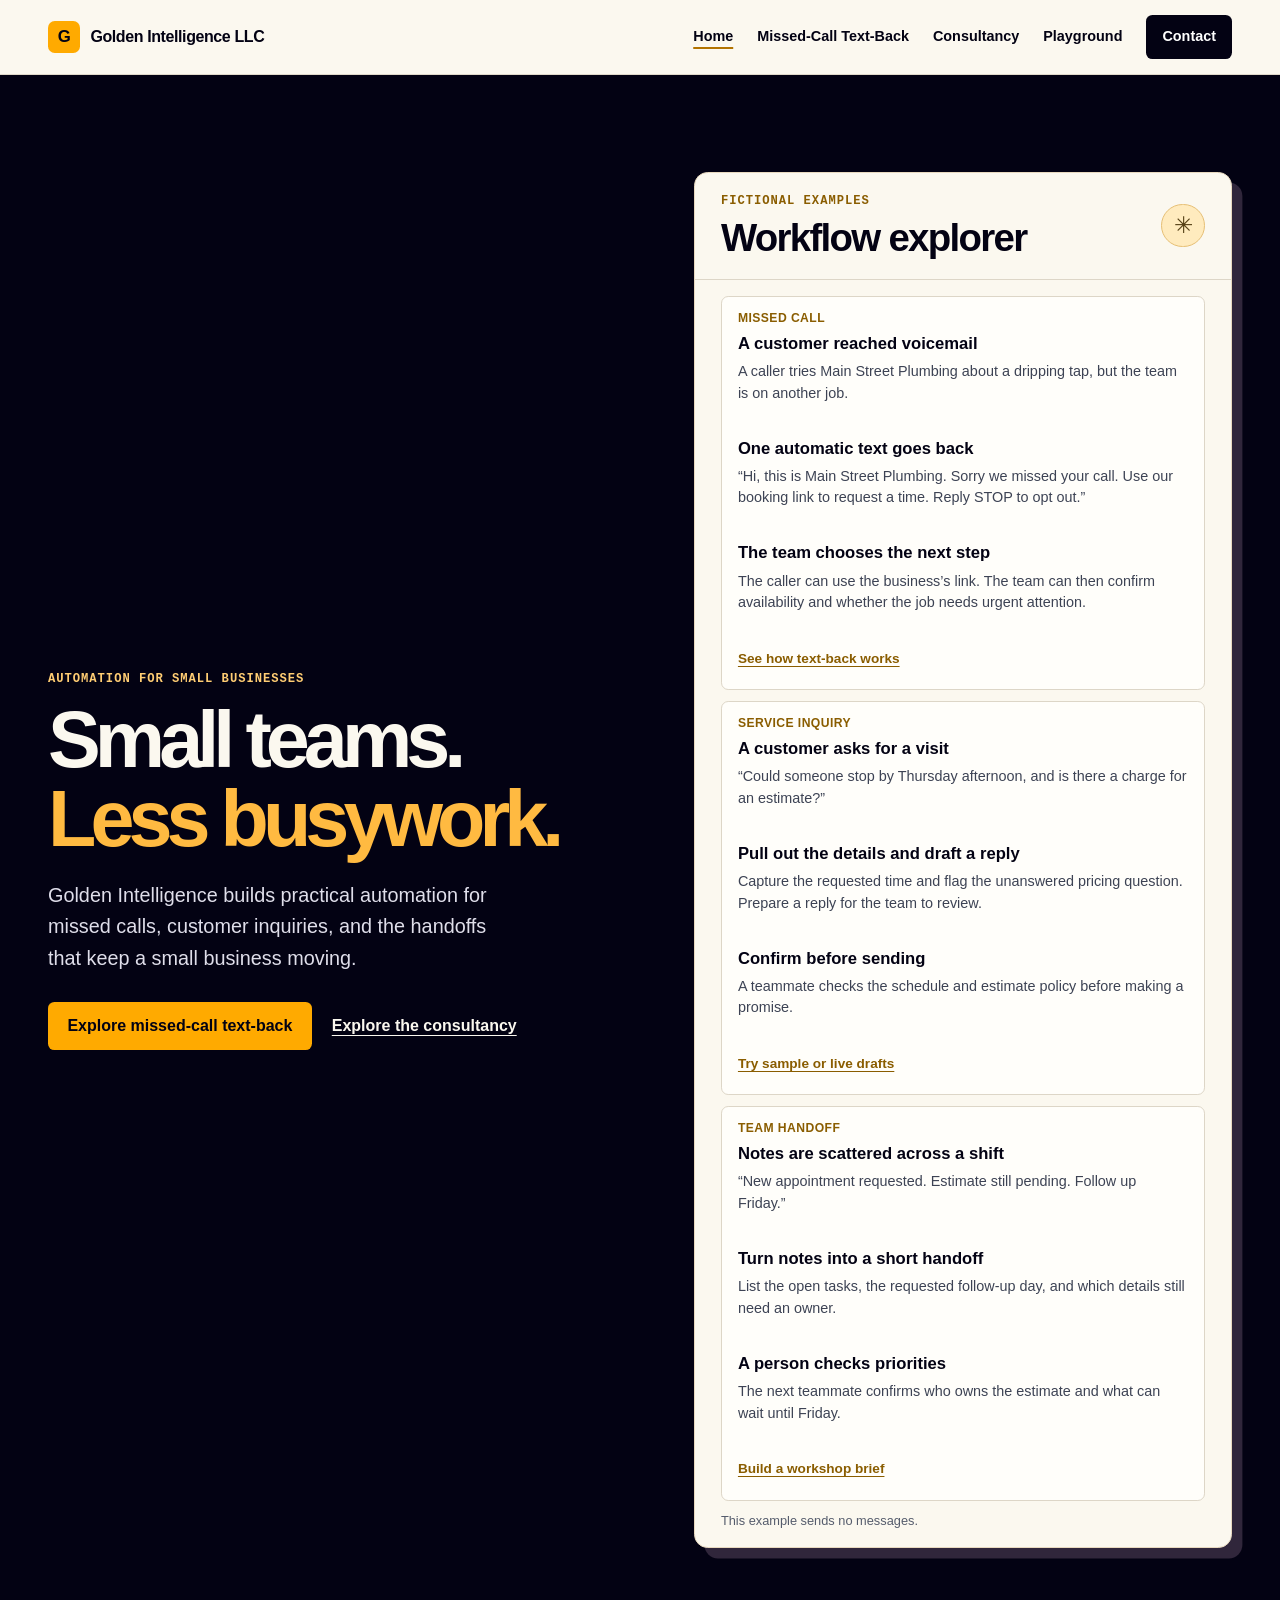
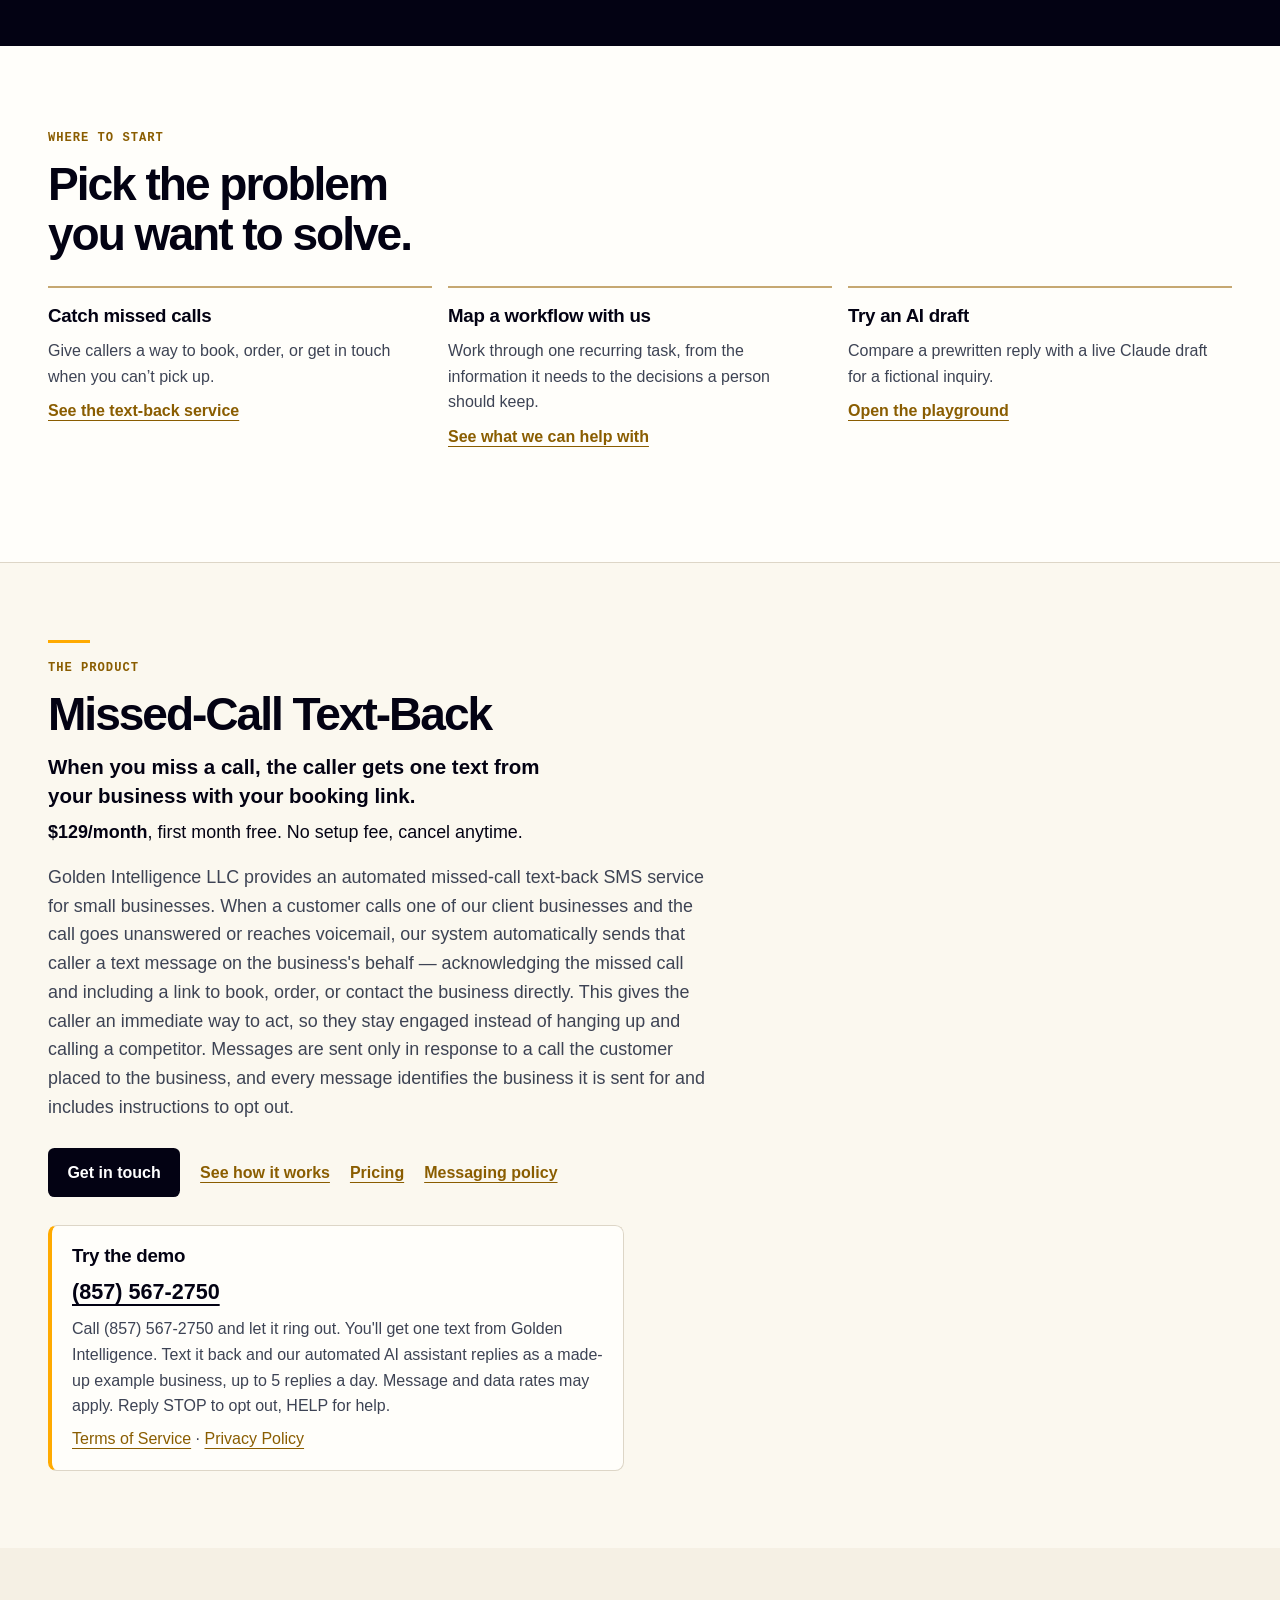
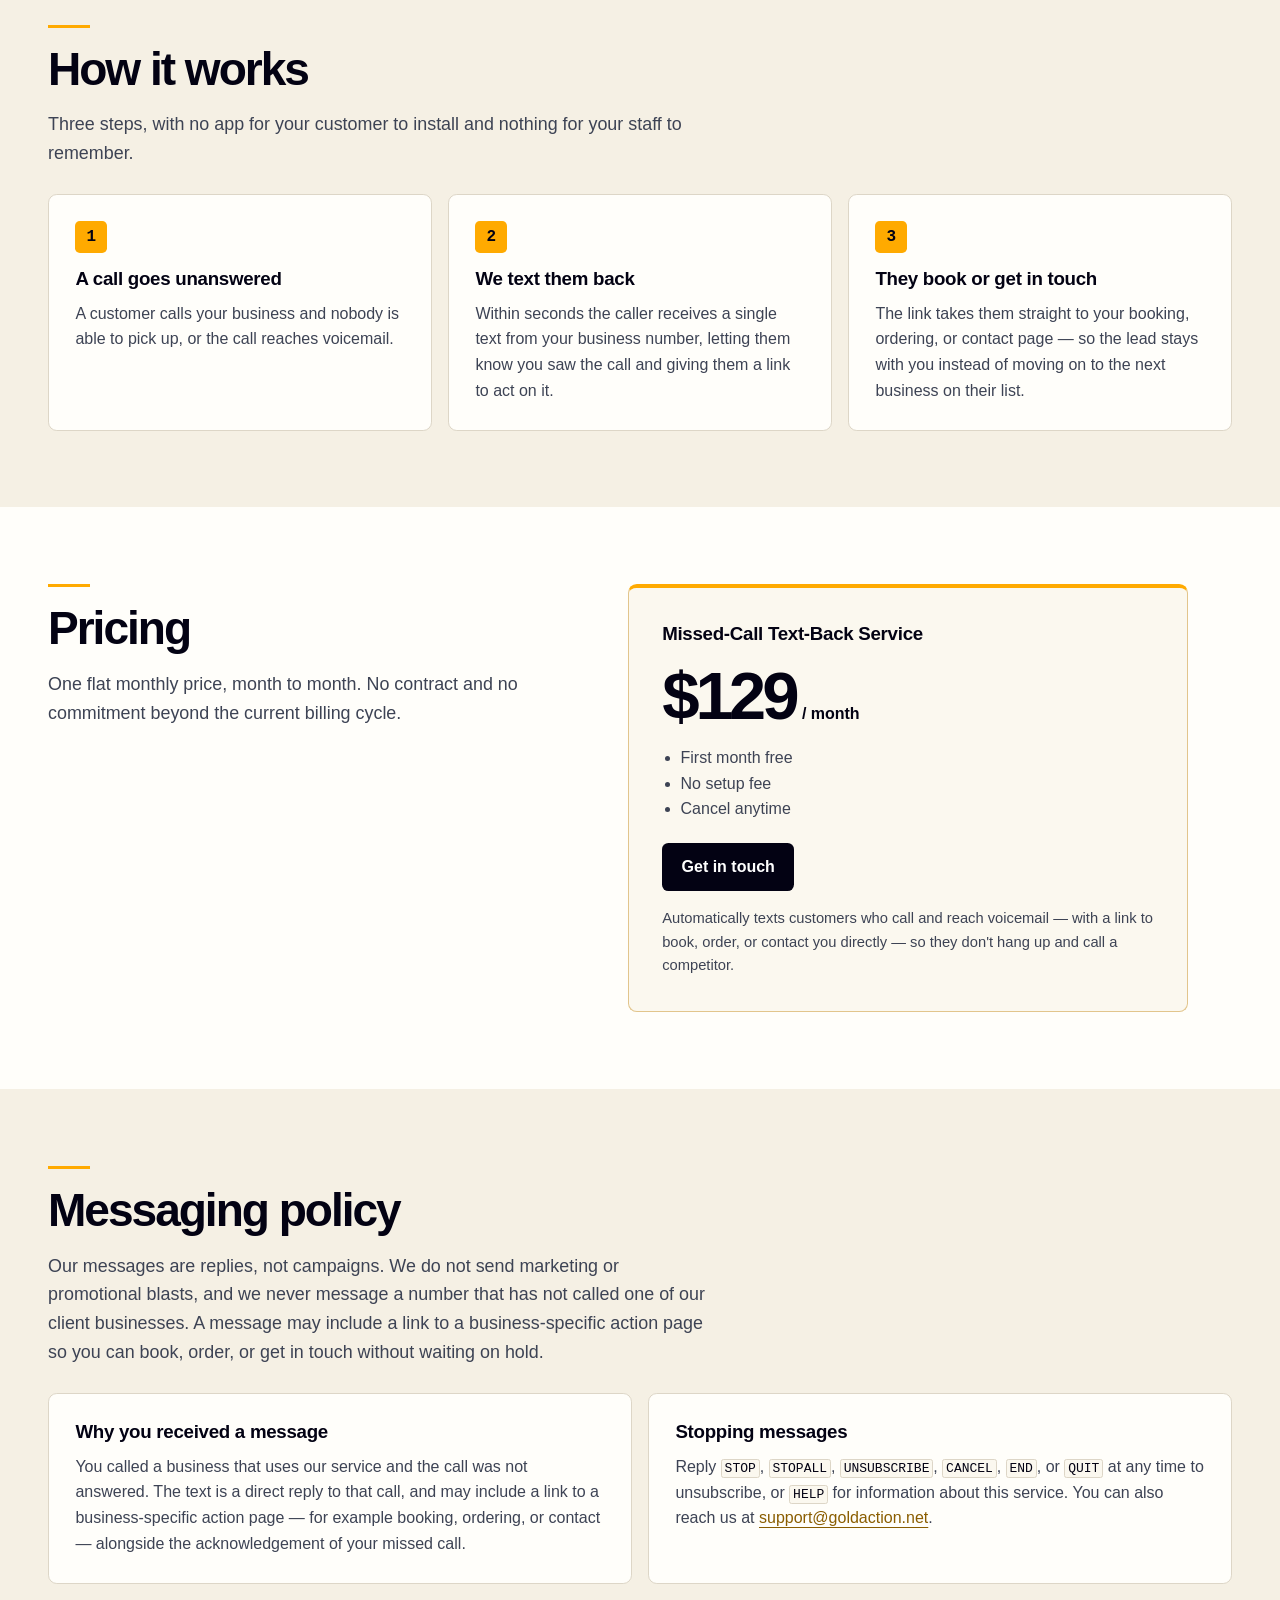
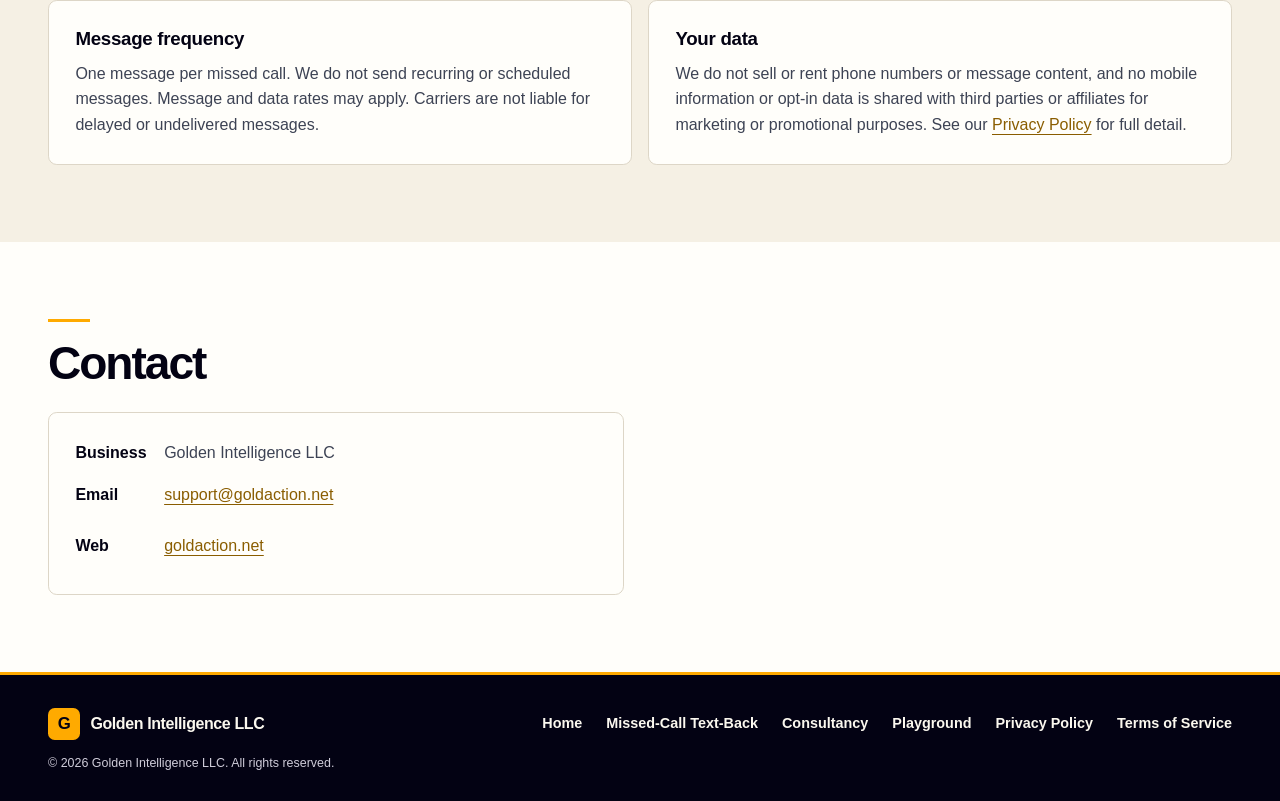
<file: index.html>
<!DOCTYPE html>
<html lang="en">
  <head>
    <meta charset="UTF-8" />
    <meta name="viewport" content="width=device-width, initial-scale=1.0" />
    <title>Golden Intelligence LLC | Small Business Automation &amp; Missed-Call Text-Back</title>
    <meta
      name="description"
      content="Golden Intelligence helps small businesses automate missed-call follow-up, customer intake, and team handoffs. Explore the text-back service, workshops, and AI playground."
    />
    <link rel="canonical" href="https://goldaction.net/" />
    <link
      rel="icon"
      href="data:image/svg+xml,%3Csvg xmlns='http://www.w3.org/2000/svg' viewBox='0 0 32 32'%3E%3Crect width='32' height='32' rx='7' fill='%23FFAA00'/%3E%3Ctext x='16' y='23' font-family='Helvetica,Arial,sans-serif' font-size='19' font-weight='bold' fill='%23030213' text-anchor='middle'%3EG%3C/text%3E%3C/svg%3E"
    />
    <link rel="stylesheet" href="/assets/portfolio.css">
    <link rel="stylesheet" href="/assets/revamp.css">
    <link rel="stylesheet" href="/assets/site-shell.css">
    <script src="/assets/site.js" defer></script>
  </head>
  <body>

    <a class="site-skip" href="#main">Skip to content</a>
    <header class="site-top">
      <div class="site-bound site-top-inner">
        <a class="site-wordmark" href="/" aria-label="Golden Intelligence LLC home"><span class="site-mark" aria-hidden="true">G</span><span>Golden Intelligence<span class="site-llc"> LLC</span></span></a>
        <button id="site-menu" class="site-menu" type="button" aria-controls="site-navigation" aria-expanded="false" hidden>Menu</button>
        <nav id="site-navigation" class="site-primary" aria-label="Main navigation">
          <a href="/" aria-current="page">Home</a>
          <a href="/#about">Missed-Call Text-Back</a>
          <a href="/consulting/">Consultancy</a>
          <a href="/playground/">Playground</a>
          <a href="/#contact" class="site-contact-link">Contact</a>
        </nav>
      </div>
    </header>

    <main id="main" tabindex="-1">
      <section class="home-hero" aria-labelledby="home-title">
        <div class="shell home-hero-grid">
          <div class="home-intro">
            <p class="eyebrow">Automation for small businesses</p>
            <h1 id="home-title">Small teams.<br><em>Less busywork.</em></h1>
            <p class="lede">Golden Intelligence builds practical automation for missed calls, customer inquiries, and the handoffs that keep a small business moving.</p>
            <div class="actions">
              <a class="button button-gold" href="#about">Explore missed-call text-back</a>
              <a class="text-link" href="/consulting/">Explore the consultancy</a>
            </div>
          </div>
          <section class="explorer" id="workflow" aria-labelledby="explorer-title">
            <div class="explorer-head">
              <div>
                <p class="eyebrow">Fictional examples</p>
                <h2 id="explorer-title">Workflow explorer</h2>
              </div>
              <span class="explorer-mark" aria-hidden="true">✳</span>
            </div>
            <form id="explorer-controls" class="explorer-controls" hidden>
              <fieldset>
                <legend>Choose a workflow</legend>
                <div class="choice-row">
                  <label><input type="radio" name="workflow" value="missed" checked><span>Missed call</span></label>
                  <label><input type="radio" name="workflow" value="inquiry"><span>Service inquiry</span></label>
                  <label><input type="radio" name="workflow" value="handoff"><span>Team handoff</span></label>
                </div>
              </fieldset>
              <fieldset>
                <legend>Explore the steps</legend>
                <div class="choice-row explorer-steps">
                  <label><input type="radio" name="stage" value="input" checked><span>Input</span></label>
                  <label><input type="radio" name="stage" value="action"><span>Action</span></label>
                  <label><input type="radio" name="stage" value="review"><span>Review</span></label>
                </div>
              </fieldset>
            </form>
            <div class="explorer-content" aria-live="polite">
              <article data-workflow="missed">
                <h3>Missed call</h3>
                <div data-stage="input"><strong>A customer reached voicemail</strong><p>A caller tries Main Street Plumbing about a dripping tap, but the team is on another job.</p></div>
                <div data-stage="action"><strong>One automatic text goes back</strong><p>“Hi, this is Main Street Plumbing. Sorry we missed your call. Use our booking link to request a time. Reply STOP to opt out.”</p></div>
                <div data-stage="review"><strong>The team chooses the next step</strong><p>The caller can use the business’s link. The team can then confirm availability and whether the job needs urgent attention.</p></div>
                <a class="text-link" href="#how">See how text-back works</a>
              </article>
              <article data-workflow="inquiry">
                <h3>Service inquiry</h3>
                <div data-stage="input"><strong>A customer asks for a visit</strong><p>“Could someone stop by Thursday afternoon, and is there a charge for an estimate?”</p></div>
                <div data-stage="action"><strong>Pull out the details and draft a reply</strong><p>Capture the requested time and flag the unanswered pricing question. Prepare a reply for the team to review.</p></div>
                <div data-stage="review"><strong>Confirm before sending</strong><p>A teammate checks the schedule and estimate policy before making a promise.</p></div>
                <a class="text-link" href="/playground/">Try sample or live drafts</a>
              </article>
              <article data-workflow="handoff">
                <h3>Team handoff</h3>
                <div data-stage="input"><strong>Notes are scattered across a shift</strong><p>“New appointment requested. Estimate still pending. Follow up Friday.”</p></div>
                <div data-stage="action"><strong>Turn notes into a short handoff</strong><p>List the open tasks, the requested follow-up day, and which details still need an owner.</p></div>
                <div data-stage="review"><strong>A person checks priorities</strong><p>The next teammate confirms who owns the estimate and what can wait until Friday.</p></div>
                <a class="text-link" href="/consulting/#brief">Build a workshop brief</a>
              </article>
            </div>
            <div class="explorer-buttons" hidden>
              <button class="button button-secondary" id="workflow-back" type="button">Back</button>
              <button class="button" id="workflow-next" type="button">Next step</button>
            </div>
            <p class="explorer-note">This example sends no messages.</p>
          </section>
        </div>
      </section>
      <section class="section shell home-ways" aria-labelledby="ways-title">
        <div class="section-heading">
          <p class="eyebrow">Where to start</p>
          <h2 id="ways-title">Pick the problem you want to solve.</h2>
        </div>
        <div class="tiles">
          <article><h3>Catch missed calls</h3><p>Give callers a way to book, order, or get in touch when you can’t pick up.</p><a class="text-link" href="#about">See the text-back service</a></article>
          <article><h3>Map a workflow with us</h3><p>Work through one recurring task, from the information it needs to the decisions a person should keep.</p><a class="text-link" href="/consulting/">See what we can help with</a></article>
          <article><h3>Try an AI draft</h3><p>Compare a prewritten reply with a live Claude draft for a fictional inquiry.</p><a class="text-link" href="/playground/">Open the playground</a></article>
        </div>
      </section>

      <section id="about" class="product-section product-intro">
        <div class="wrap">
          <div class="rule"></div>
          <p class="eyebrow">The product</p>
          <h2>Missed-Call Text-Back</h2>
          <p class="product-summary">When you miss a call, the caller gets one text from your business with your booking link.</p>
          <p class="product-price"><strong>$129/month</strong>, first month free. No setup fee, cancel anytime.</p>
          <p class="section-intro">
            Golden Intelligence LLC provides an automated missed-call text-back
            SMS service for small businesses. When a customer calls one of our
            client businesses and the call goes unanswered or reaches voicemail,
            our system automatically sends that caller a text message on the
            business's behalf — acknowledging the missed call and including a
            link to book, order, or contact the business directly. This gives
            the caller an immediate way to act, so they stay engaged instead of
            hanging up and calling a competitor. Messages are sent only in
            response to a call the customer placed to the business, and every
            message identifies the business it is sent for and includes
            instructions to opt out.
          </p>
          <div class="actions">
            <a class="button" href="mailto:support@goldaction.net?subject=Missed-Call%20Text-Back%20inquiry">Get in touch</a>
            <a class="text-link" href="#how">See how it works</a>
            <a class="text-link" href="#pricing">Pricing</a>
            <a class="text-link" href="#messaging">Messaging policy</a>
          </div>
          <div id="demo" class="demo-card">
            <h3>Try the demo</h3>
            <p class="demo-number"><a href="tel:+18575672750">(857) 567-2750</a></p>
            <p>Call (857) 567-2750 and let it ring out. You'll get one text from Golden Intelligence. Text it back and our automated AI assistant replies as a made-up example business, up to 5 replies a day. Message and data rates may apply. Reply STOP to opt out, HELP for help.</p>
            <p class="demo-links"><a href="/terms/">Terms of Service</a> &middot; <a href="/privacy/">Privacy Policy</a></p>
          </div>
        </div>
      </section>

      <section id="how" class="product-section tinted">
        <div class="wrap">
          <div class="rule"></div>
          <h2>How it works</h2>
          <p class="section-intro">
            Three steps, with no app for your customer to install and nothing for
            your staff to remember.
          </p>
          <div class="steps">
            <div class="step">
              <div class="step-num">1</div>
              <h3>A call goes unanswered</h3>
              <p>
                A customer calls your business and nobody is able to pick up, or
                the call reaches voicemail.
              </p>
            </div>
            <div class="step">
              <div class="step-num">2</div>
              <h3>We text them back</h3>
              <p>
                Within seconds the caller receives a single text from your
                business number, letting them know you saw the call and giving
                them a link to act on it.
              </p>
            </div>
            <div class="step">
              <div class="step-num">3</div>
              <h3>They book or get in touch</h3>
              <p>
                The link takes them straight to your booking, ordering, or
                contact page — so the lead stays with you instead of moving on
                to the next business on their list.
              </p>
            </div>
          </div>
        </div>
      </section>

      <section id="pricing" class="product-section">
        <div class="wrap pricing-layout">
          <div>
            <div class="rule"></div>
            <h2>Pricing</h2>
            <p class="section-intro">
              One flat monthly price, month to month. No contract and no
              commitment beyond the current billing cycle.
            </p>
          </div>
          <div class="price-card">
            <h3>Missed-Call Text-Back Service</h3>
            <div class="price">
              <span class="amount">$129</span>
              <span class="per">/ month</span>
            </div>
            <ul class="price-terms">
              <li>First month free</li>
              <li>No setup fee</li>
              <li>Cancel anytime</li>
            </ul>
            <a class="button" href="mailto:support@goldaction.net?subject=Missed-Call%20Text-Back%20inquiry">Get in touch</a>
            <p class="price-note">
              Automatically texts customers who call and reach voicemail — with a
              link to book, order, or contact you directly — so they don't hang
              up and call a competitor.
            </p>
          </div>
        </div>
      </section>

      <section id="messaging" class="product-section tinted">
        <div class="wrap">
          <div class="rule"></div>
          <h2>Messaging policy</h2>
          <p class="section-intro">
            Our messages are replies, not campaigns. We do not send marketing or
            promotional blasts, and we never message a number that has not called
            one of our client businesses. A message may include a link to a
            business-specific action page so you can book, order, or get in touch
            without waiting on hold.
          </p>
          <div class="policy-grid">
            <div class="policy-item">
              <h3>Why you received a message</h3>
              <p>
                You called a business that uses our service and the call was not
                answered. The text is a direct reply to that call, and may
                include a link to a business-specific action page — for example
                booking, ordering, or contact — alongside the acknowledgement of
                your missed call.
              </p>
            </div>
            <div class="policy-item">
              <h3>Stopping messages</h3>
              <p>
                Reply <kbd>STOP</kbd>, <kbd>STOPALL</kbd>, <kbd>UNSUBSCRIBE</kbd>,
                <kbd>CANCEL</kbd>, <kbd>END</kbd>, or <kbd>QUIT</kbd> at any time
                to unsubscribe, or <kbd>HELP</kbd> for information about this
                service. You can also reach us at
                <a href="mailto:support@goldaction.net">support@goldaction.net</a>.
              </p>
            </div>
            <div class="policy-item">
              <h3>Message frequency</h3>
              <p>
                One message per missed call. We do not send recurring or
                scheduled messages. Message and data rates may apply. Carriers
                are not liable for delayed or undelivered messages.
              </p>
            </div>
            <div class="policy-item">
              <h3>Your data</h3>
              <p>
                We do not sell or rent phone numbers or message content, and no
                mobile information or opt-in data is shared with third parties
                or affiliates for marketing or promotional purposes. See our
                <a href="/privacy/">Privacy Policy</a> for full detail.
              </p>
            </div>
          </div>
        </div>
      </section>

      <section id="contact" class="product-section">
        <div class="wrap">
          <div class="rule"></div>
          <h2>Contact</h2>
          <div class="contact-card">
            <dl>
              <dt>Business</dt>
              <dd>Golden Intelligence LLC</dd>
              <dt>Email</dt>
              <dd><a href="mailto:support@goldaction.net">support@goldaction.net</a></dd>
              <dt>Web</dt>
              <dd><a href="https://goldaction.net/">goldaction.net</a></dd>
            </dl>
          </div>
        </div>
      </section>
    </main>

    <footer class="site-foot">
      <div class="site-bound site-foot-inner">
        <a class="site-wordmark" href="/" aria-label="Golden Intelligence LLC home"><span class="site-mark" aria-hidden="true">G</span><span>Golden Intelligence LLC</span></a>
        <nav aria-label="Footer navigation">
          <a href="/">Home</a>
          <a href="/#about">Missed-Call Text-Back</a>
          <a href="/consulting/">Consultancy</a>
          <a href="/playground/">Playground</a>
          <a href="/privacy/">Privacy Policy</a>
          <a href="/terms/">Terms of Service</a>
        </nav>
        <small>&copy; 2026 Golden Intelligence LLC. All rights reserved.</small>
      </div>
    </footer>
  </body>
</html>
</file>
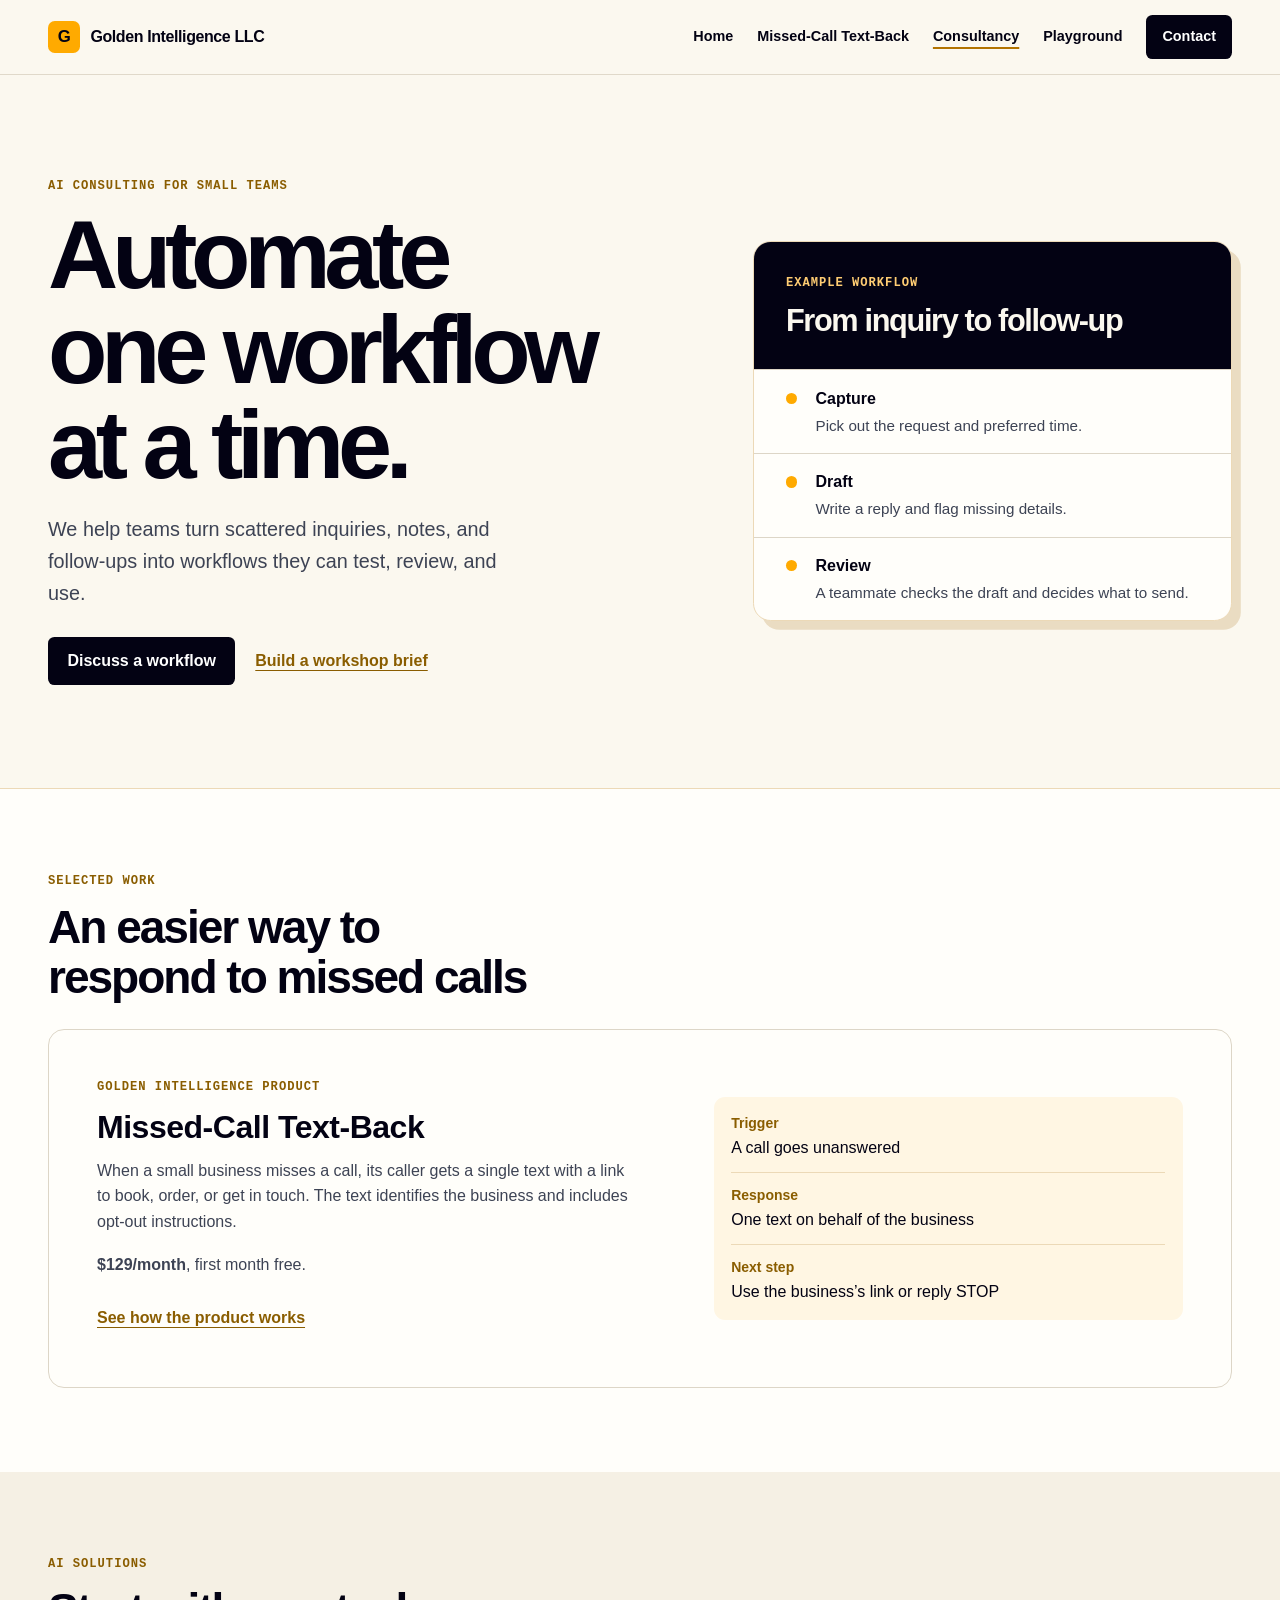
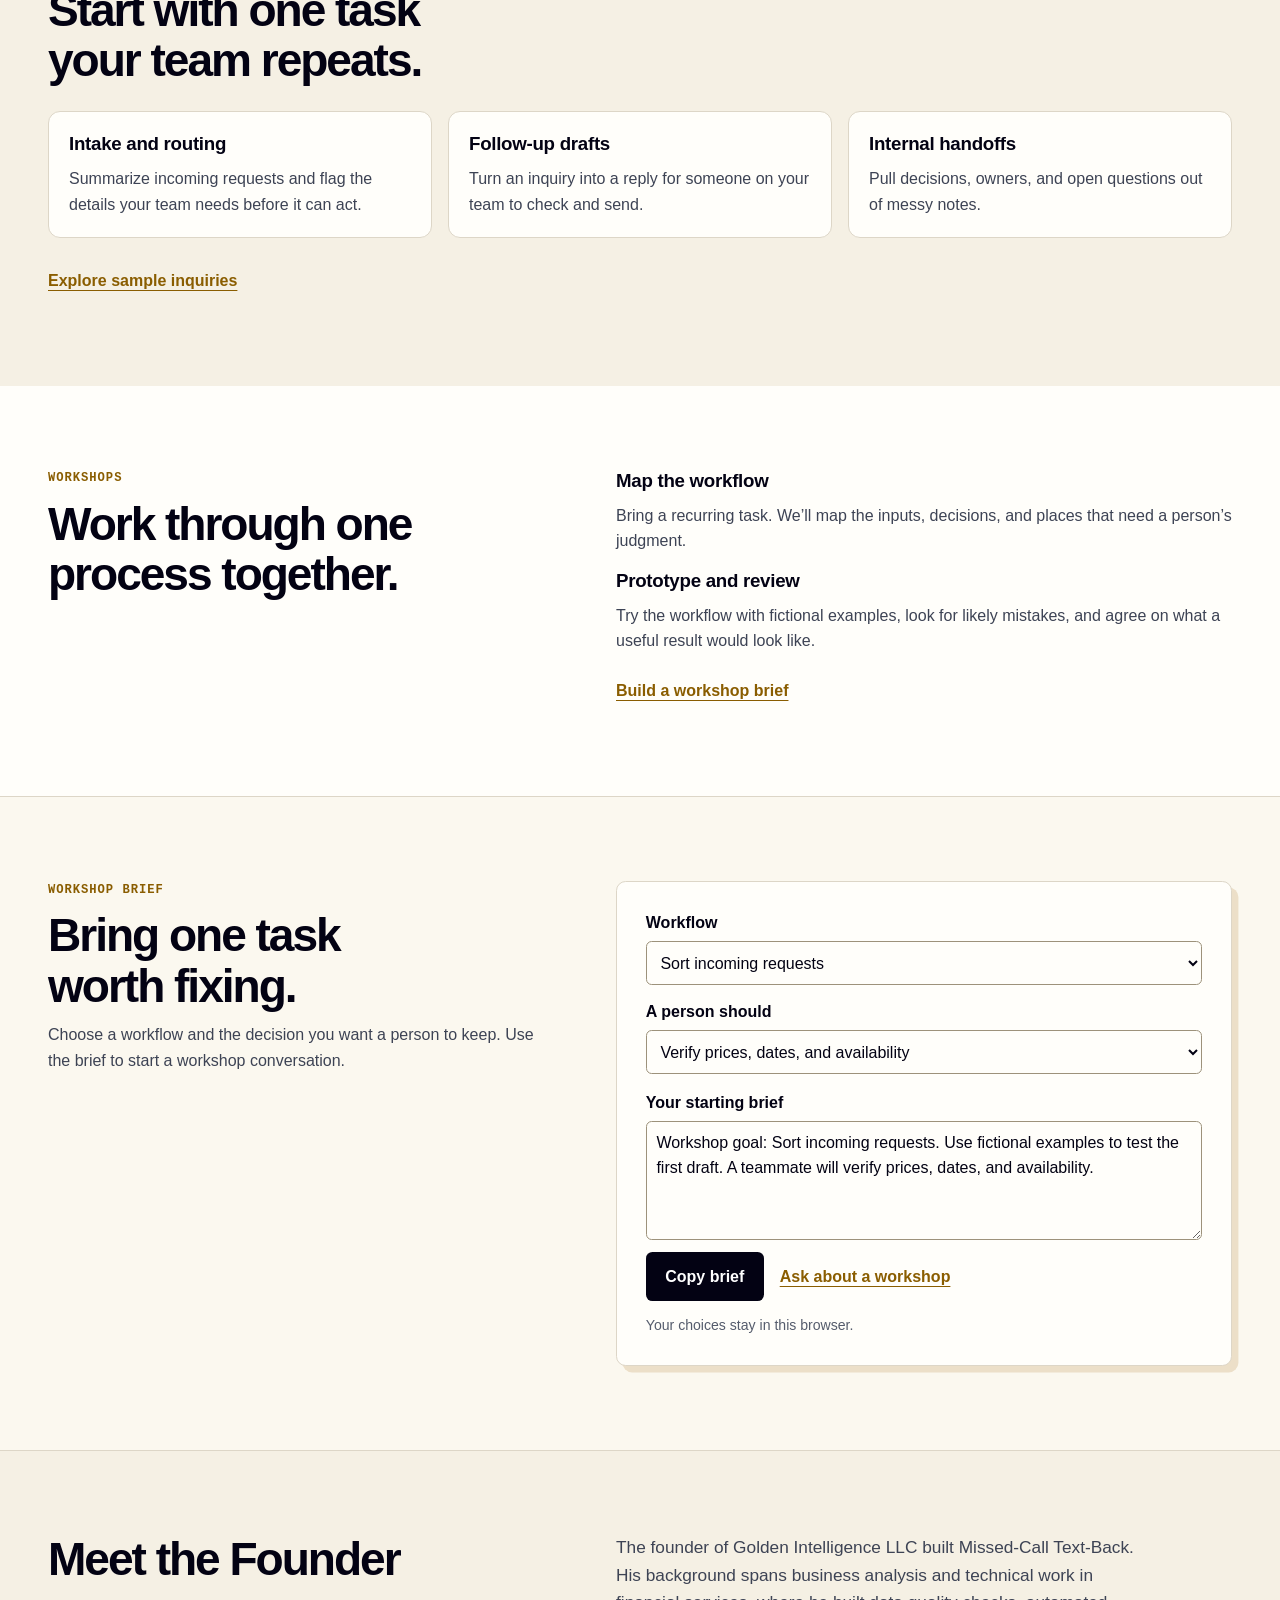
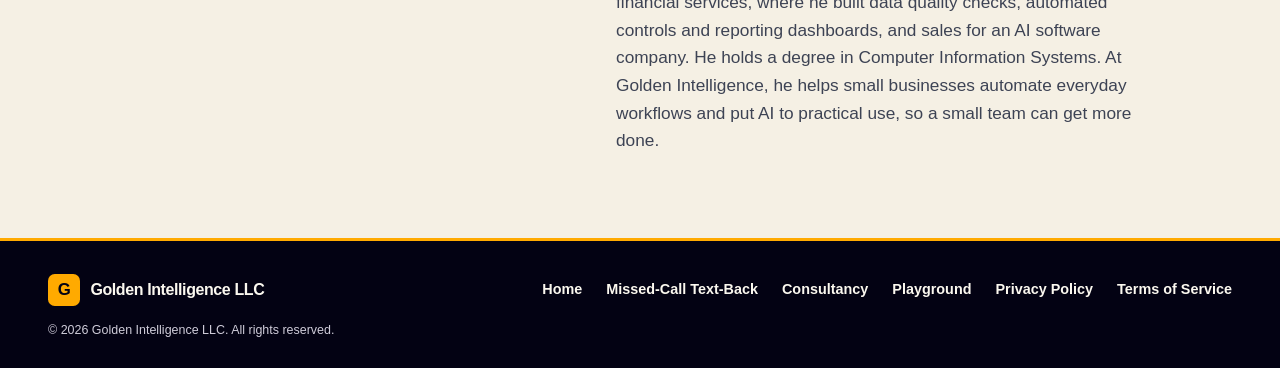
<file: consulting/index.html>
<!doctype html>
<html lang="en">
<head>
  <meta charset="utf-8">
  <meta name="viewport" content="width=device-width, initial-scale=1">
  <title>AI Consultancy &amp; Workshops | Golden Intelligence LLC</title>
  <meta name="description" content="Golden Intelligence helps small teams design and test AI workflows for intake, follow-up, and everyday operations.">
  <link rel="canonical" href="https://goldaction.net/consulting/">
  <link rel="icon" href="data:image/svg+xml,%3Csvg xmlns='http://www.w3.org/2000/svg' viewBox='0 0 32 32'%3E%3Crect width='32' height='32' rx='7' fill='%23FFAA00'/%3E%3Ctext x='16' y='23' font-family='Helvetica,Arial,sans-serif' font-size='19' font-weight='bold' fill='%23030213' text-anchor='middle'%3EG%3C/text%3E%3C/svg%3E">
  <link rel="stylesheet" href="/assets/portfolio.css">
  <link rel="stylesheet" href="/assets/revamp.css">
  <link rel="stylesheet" href="/assets/site-shell.css">
  <script src="/assets/site.js" defer></script>
</head>
<body>

  <a class="site-skip" href="#main">Skip to content</a>
  <header class="site-top">
    <div class="site-bound site-top-inner">
      <a class="site-wordmark" href="/" aria-label="Golden Intelligence LLC home"><span class="site-mark" aria-hidden="true">G</span><span>Golden Intelligence<span class="site-llc"> LLC</span></span></a>
      <button id="site-menu" class="site-menu" type="button" aria-controls="site-navigation" aria-expanded="false" hidden>Menu</button>
      <nav id="site-navigation" class="site-primary" aria-label="Main navigation">
        <a href="/">Home</a>
        <a href="/#about">Missed-Call Text-Back</a>
        <a href="/consulting/" aria-current="page">Consultancy</a>
        <a href="/playground/">Playground</a>
        <a href="/#contact" class="site-contact-link">Contact</a>
      </nav>
    </div>
  </header>

  <main id="main" tabindex="-1">
    <section class="hero consulting-hero">
      <div class="shell hero-grid">
        <div>
          <p class="eyebrow">AI consulting for small teams</p>
          <h1>Automate one workflow at a time.</h1>
          <p class="lede">We help teams turn scattered inquiries, notes, and follow-ups into workflows they can test, review, and use.</p>
          <div class="actions">
            <a class="button" href="mailto:support@goldaction.net?subject=AI%20workflow%20consultation">Discuss a workflow</a>
            <a class="text-link" href="#brief">Build a workshop brief</a>
          </div>
        </div>
        <div class="workflow" aria-label="Example workflow for a service inquiry">
          <div class="workflow-intro">
            <p class="eyebrow">Example workflow</p>
            <h2>From inquiry to follow-up</h2>
          </div>
          <ol class="flow">
            <li><span class="flow-dot" aria-hidden="true"></span><div><strong>Capture</strong><p>Pick out the request and preferred time.</p></div></li>
            <li><span class="flow-dot" aria-hidden="true"></span><div><strong>Draft</strong><p>Write a reply and flag missing details.</p></div></li>
            <li><span class="flow-dot" aria-hidden="true"></span><div><strong>Review</strong><p>A teammate checks the draft and decides what to send.</p></div></li>
          </ol>
        </div>
      </div>
    </section>

    <section class="section shell" id="work" aria-labelledby="work-title">
      <div class="section-heading">
        <p class="eyebrow">Selected work</p>
        <h2 id="work-title">An easier way to respond to missed calls</h2>
      </div>
      <article class="project">
        <div>
          <p class="eyebrow">Golden Intelligence product</p>
          <h3>Missed-Call Text-Back</h3>
          <p>When a small business misses a call, its caller gets a single text with a link to book, order, or get in touch. The text identifies the business and includes opt-out instructions.</p>
          <p class="project-price"><strong>$129/month</strong>, first month free.</p>
          <a class="text-link" href="/#how">See how the product works</a>
        </div>
        <dl class="facts">
          <div><dt>Trigger</dt><dd>A call goes unanswered</dd></div>
          <div><dt>Response</dt><dd>One text on behalf of the business</dd></div>
          <div><dt>Next step</dt><dd>Use the business’s link or reply STOP</dd></div>
        </dl>
      </article>
    </section>

    <section class="band" id="solutions" aria-labelledby="solutions-title">
      <div class="shell section">
        <div class="section-heading">
          <p class="eyebrow">AI solutions</p>
          <h2 id="solutions-title">Start with one task your team repeats.</h2>
        </div>
        <div class="tiles">
          <article><h3>Intake and routing</h3><p>Summarize incoming requests and flag the details your team needs before it can act.</p></article>
          <article><h3>Follow-up drafts</h3><p>Turn an inquiry into a reply for someone on your team to check and send.</p></article>
          <article><h3>Internal handoffs</h3><p>Pull decisions, owners, and open questions out of messy notes.</p></article>
        </div>
        <p class="section-link"><a class="text-link" href="/playground/">Explore sample inquiries</a></p>
      </div>
    </section>

    <section class="section shell split" id="workshops" aria-labelledby="workshop-title">
      <div>
        <p class="eyebrow">Workshops</p>
        <h2 id="workshop-title">Work through one process together.</h2>
      </div>
      <div class="workshop-steps">
        <div><h3>Map the workflow</h3><p>Bring a recurring task. We’ll map the inputs, decisions, and places that need a person’s judgment.</p></div>
        <div><h3>Prototype and review</h3><p>Try the workflow with fictional examples, look for likely mistakes, and agree on what a useful result would look like.</p></div>
        <a class="text-link" href="#brief">Build a workshop brief</a>
      </div>
    </section>

    <section class="band" id="brief" aria-labelledby="brief-title">
      <div class="shell section split brief-layout">
        <div>
          <p class="eyebrow">Workshop brief</p>
          <h2 id="brief-title">Bring one task worth fixing.</h2>
          <p>Choose a workflow and the decision you want a person to keep. Use the brief to start a workshop conversation.</p>
        </div>
        <div class="brief-panel" id="brief-panel">
          <form id="brief-controls" hidden>
            <label for="brief-work">Workflow</label>
            <select id="brief-work" name="workflow">
              <option value="intake">Sort incoming requests</option>
              <option value="follow-up">Draft customer follow-ups</option>
              <option value="handoff">Prepare team handoffs</option>
            </select>
            <label for="brief-check">A person should</label>
            <select id="brief-check" name="checkpoint">
              <option value="facts">Verify prices, dates, and availability</option>
              <option value="exceptions">Decide when to escalate exceptions</option>
              <option value="approval">Approve anything before it is sent</option>
            </select>
          </form>
          <label for="brief-text">Your starting brief</label>
          <textarea id="brief-text" rows="4" readonly>Workshop goal: Sort incoming requests. Use fictional examples to test the first draft. A teammate will verify prices, dates, and availability.</textarea>
          <div class="brief-actions">
            <button class="button" id="copy-brief" type="button" hidden>Copy brief</button>
            <a class="text-link" href="mailto:support@goldaction.net?subject=AI%20workflow%20workshop">Ask about a workshop</a>
          </div>
          <p class="sample-note" id="brief-status" role="status">Your choices stay in this browser.</p>
        </div>
      </div>
    </section>

    <section class="band" id="founder" aria-labelledby="founder-title">
      <div class="shell section split">
        <div>
          <h2 id="founder-title">Meet the Founder</h2>
        </div>
        <p class="founder-copy">The founder of Golden Intelligence LLC built Missed-Call Text-Back. His background spans business analysis and technical work in financial services, where he built data quality checks, automated controls and reporting dashboards, and sales for an AI software company. He holds a degree in Computer Information Systems. At Golden Intelligence, he helps small businesses automate everyday workflows and put AI to practical use, so a small team can get more done.</p>
      </div>
    </section>
  </main>

  <footer class="site-foot">
    <div class="site-bound site-foot-inner">
      <a class="site-wordmark" href="/" aria-label="Golden Intelligence LLC home"><span class="site-mark" aria-hidden="true">G</span><span>Golden Intelligence LLC</span></a>
      <nav aria-label="Footer navigation">
        <a href="/">Home</a>
        <a href="/#about">Missed-Call Text-Back</a>
        <a href="/consulting/">Consultancy</a>
        <a href="/playground/">Playground</a>
        <a href="/privacy/">Privacy Policy</a>
        <a href="/terms/">Terms of Service</a>
      </nav>
      <small>&copy; 2026 Golden Intelligence LLC. All rights reserved.</small>
    </div>
  </footer>
</body>
</html>
</file>
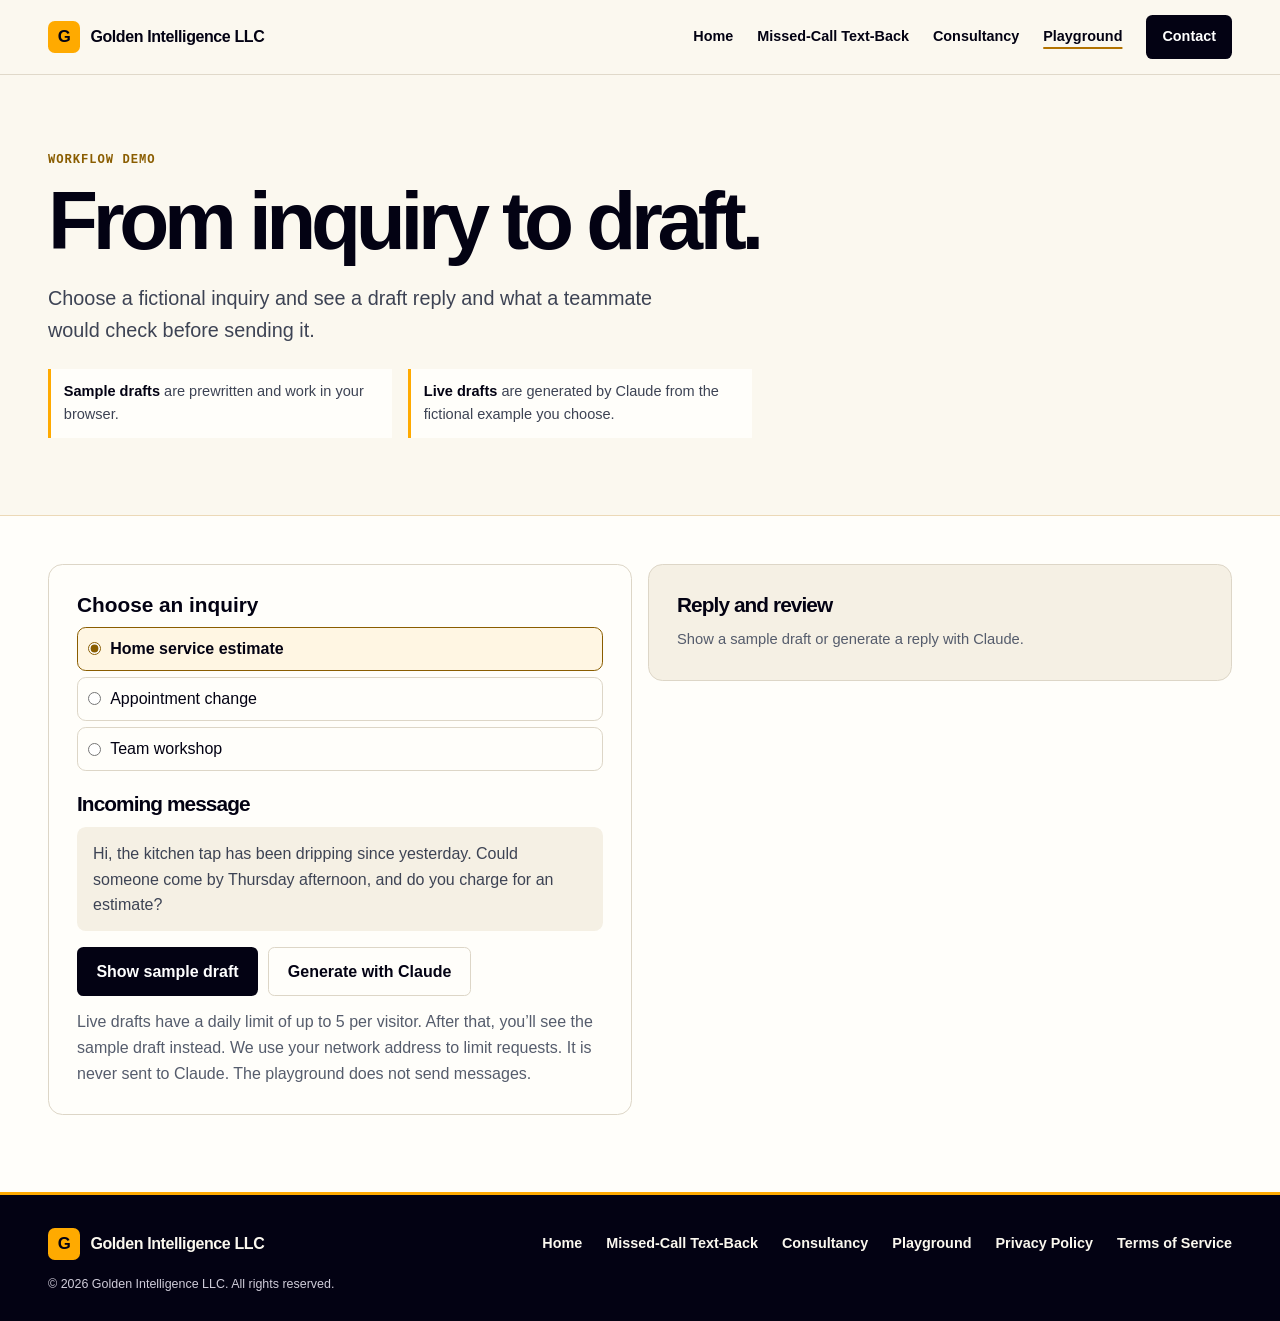
<file: playground/index.html>
<!doctype html>
<html lang="en">
<head>
  <meta charset="utf-8">
  <meta name="viewport" content="width=device-width, initial-scale=1">
  <title>Workflow Playground | Golden Intelligence LLC</title>
  <meta name="description" content="Explore sample business inquiries, follow-up drafts, and review steps in the Golden Intelligence workflow playground.">
  <link rel="canonical" href="https://goldaction.net/playground/">
  <link rel="icon" href="data:image/svg+xml,%3Csvg xmlns='http://www.w3.org/2000/svg' viewBox='0 0 32 32'%3E%3Crect width='32' height='32' rx='7' fill='%23FFAA00'/%3E%3Ctext x='16' y='23' font-family='Helvetica,Arial,sans-serif' font-size='19' font-weight='bold' fill='%23030213' text-anchor='middle'%3EG%3C/text%3E%3C/svg%3E">
  <link rel="stylesheet" href="/assets/portfolio.css">
  <script type="module" src="/assets/playground.js"></script>
  <link rel="stylesheet" href="/assets/revamp.css">
  <link rel="stylesheet" href="/assets/site-shell.css">
  <script src="/assets/site.js" defer></script>
</head>
<body>

  <a class="site-skip" href="#main">Skip to content</a>
  <header class="site-top">
    <div class="site-bound site-top-inner">
      <a class="site-wordmark" href="/" aria-label="Golden Intelligence LLC home"><span class="site-mark" aria-hidden="true">G</span><span>Golden Intelligence<span class="site-llc"> LLC</span></span></a>
      <button id="site-menu" class="site-menu" type="button" aria-controls="site-navigation" aria-expanded="false" hidden>Menu</button>
      <nav id="site-navigation" class="site-primary" aria-label="Main navigation">
        <a href="/">Home</a>
        <a href="/#about">Missed-Call Text-Back</a>
        <a href="/consulting/">Consultancy</a>
        <a href="/playground/" aria-current="page">Playground</a>
        <a href="/#contact" class="site-contact-link">Contact</a>
      </nav>
    </div>
  </header>

  <main id="main" tabindex="-1">
    <section class="hero demo-hero">
      <div class="shell">
        <p class="eyebrow">Workflow demo</p>
        <h1>From inquiry to draft.</h1>
        <p class="lede">Choose a fictional inquiry and see a draft reply and what a teammate would check before sending it.</p>
        <div class="demo-mode-key"><p><strong>Sample drafts</strong> are prewritten and work in your browser.</p><p id="live-mode-key" hidden><strong>Live drafts</strong> are generated by Claude from the fictional example you choose.</p></div>
      </div>
    </section>
    <div class="shell section demo-section">
      <noscript><p>Enable JavaScript to try the interactive examples.</p></noscript>
      <div id="demo" class="demo-grid" data-live-endpoint="https://goldaction-playground.uniforms25.workers.dev/api/generate" hidden>
        <section class="demo-panel" aria-labelledby="inquiry-title">
          <form id="scenario-form">
            <fieldset>
              <legend>Choose an inquiry</legend>
              <label class="option"><input type="radio" name="scenario" value="estimate" checked> Home service estimate</label>
              <label class="option"><input type="radio" name="scenario" value="booking"> Appointment change</label>
              <label class="option"><input type="radio" name="scenario" value="workshop"> Team workshop</label>
            </fieldset>
            <h2 id="inquiry-title">Incoming message</h2>
            <p id="inquiry" class="message"></p>
            <div class="demo-actions">
              <button class="button" type="submit">Show sample draft</button>
              <button id="live-draft" class="button button-secondary" type="button" aria-describedby="live-note" hidden>Generate with Claude</button>
            </div>
            <p id="live-note" class="sample-note" hidden>Live drafts have a daily limit of up to 5 per visitor. After that, you’ll see the sample draft instead. We use your network address to limit requests. It is never sent to Claude. The playground does not send messages.</p>
          </form>
        </section>
        <section class="demo-panel result-panel" aria-labelledby="result-title">
          <h2 id="result-title">Reply and review</h2>
          <p id="result-status" class="result-status" role="status">Choose an inquiry and select “Show sample draft.”</p>
          <div id="result" hidden>
            <h3 class="result-head"><span id="draft-tag" class="result-tag">Sample</span> <span id="draft-heading">Draft reply</span></h3>
            <p id="draft" class="message"></p>
            <h3>Before sending</h3>
            <ul id="review"></ul>
          </div>
        </section>
      </div>
    </div>
  </main>

  <footer class="site-foot">
    <div class="site-bound site-foot-inner">
      <a class="site-wordmark" href="/" aria-label="Golden Intelligence LLC home"><span class="site-mark" aria-hidden="true">G</span><span>Golden Intelligence LLC</span></a>
      <nav aria-label="Footer navigation">
        <a href="/">Home</a>
        <a href="/#about">Missed-Call Text-Back</a>
        <a href="/consulting/">Consultancy</a>
        <a href="/playground/">Playground</a>
        <a href="/privacy/">Privacy Policy</a>
        <a href="/terms/">Terms of Service</a>
      </nav>
      <small>&copy; 2026 Golden Intelligence LLC. All rights reserved.</small>
    </div>
  </footer>
</body>
</html>
</file>
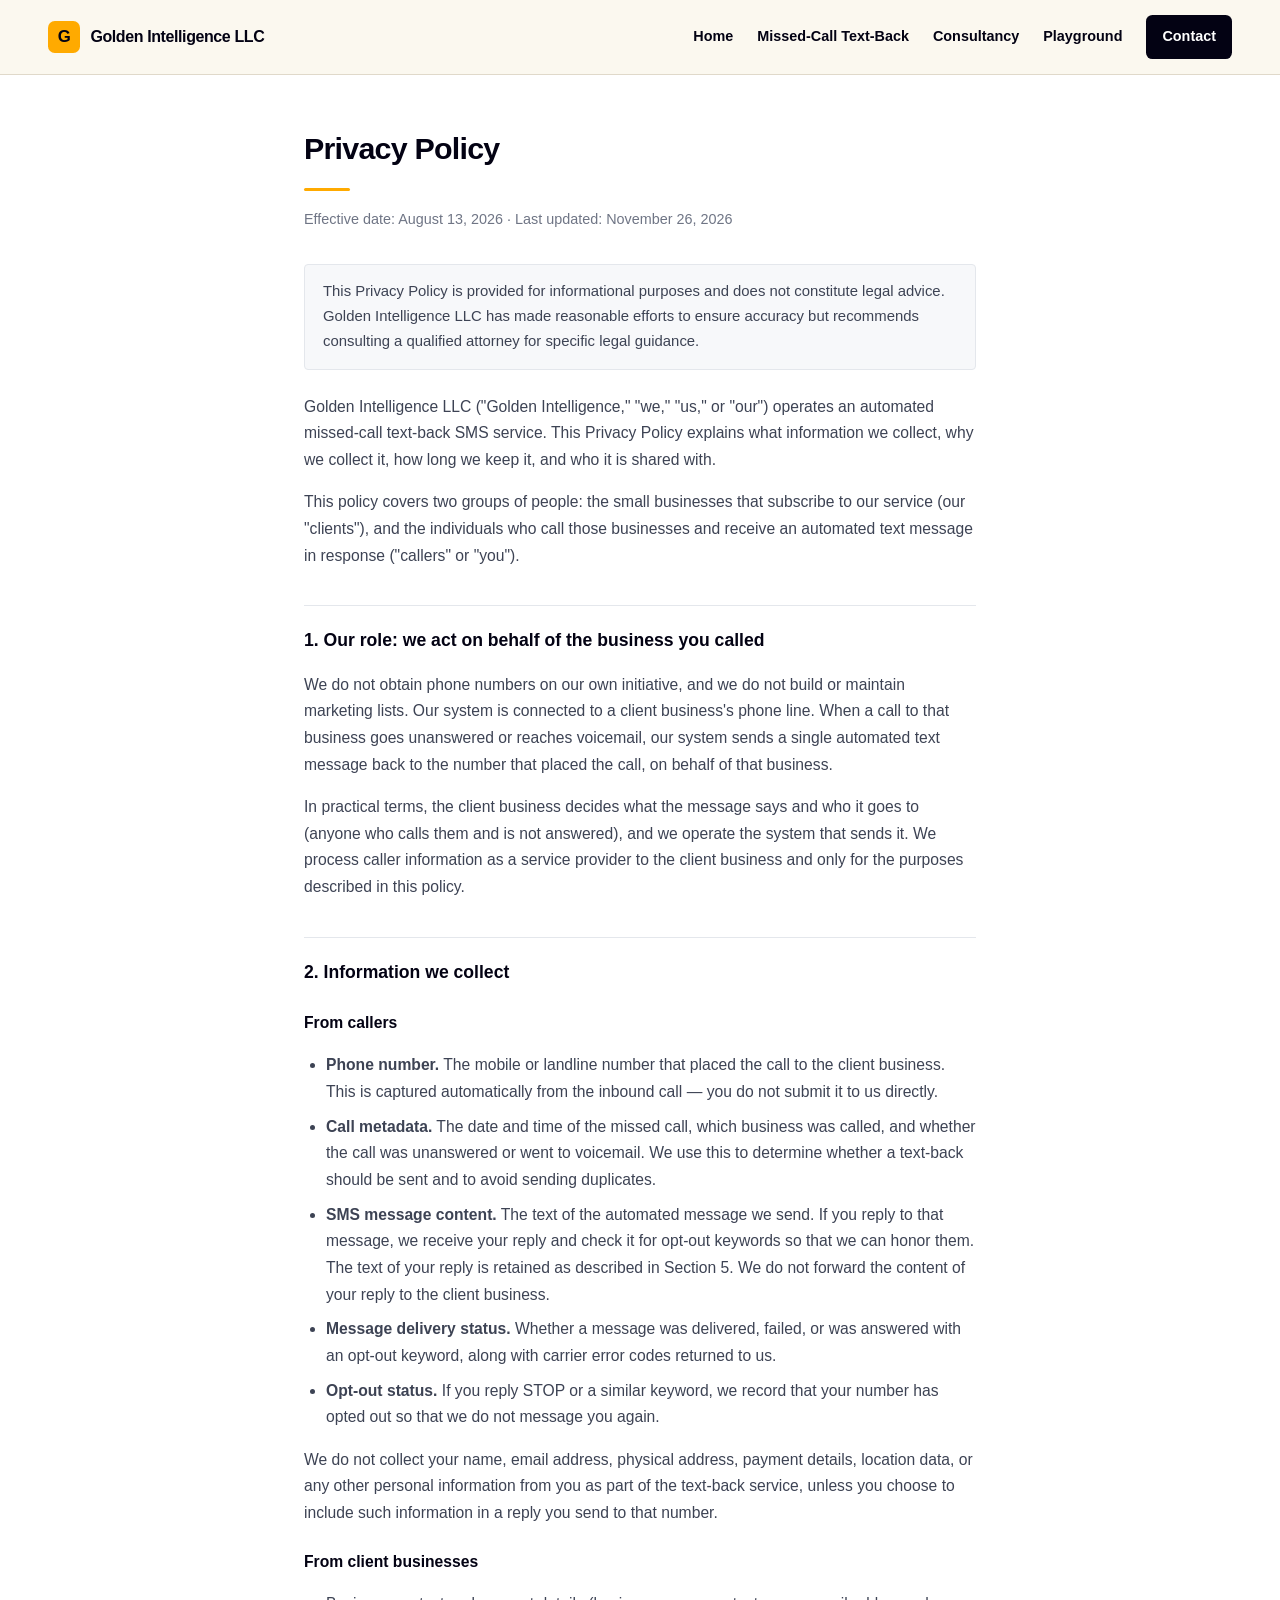
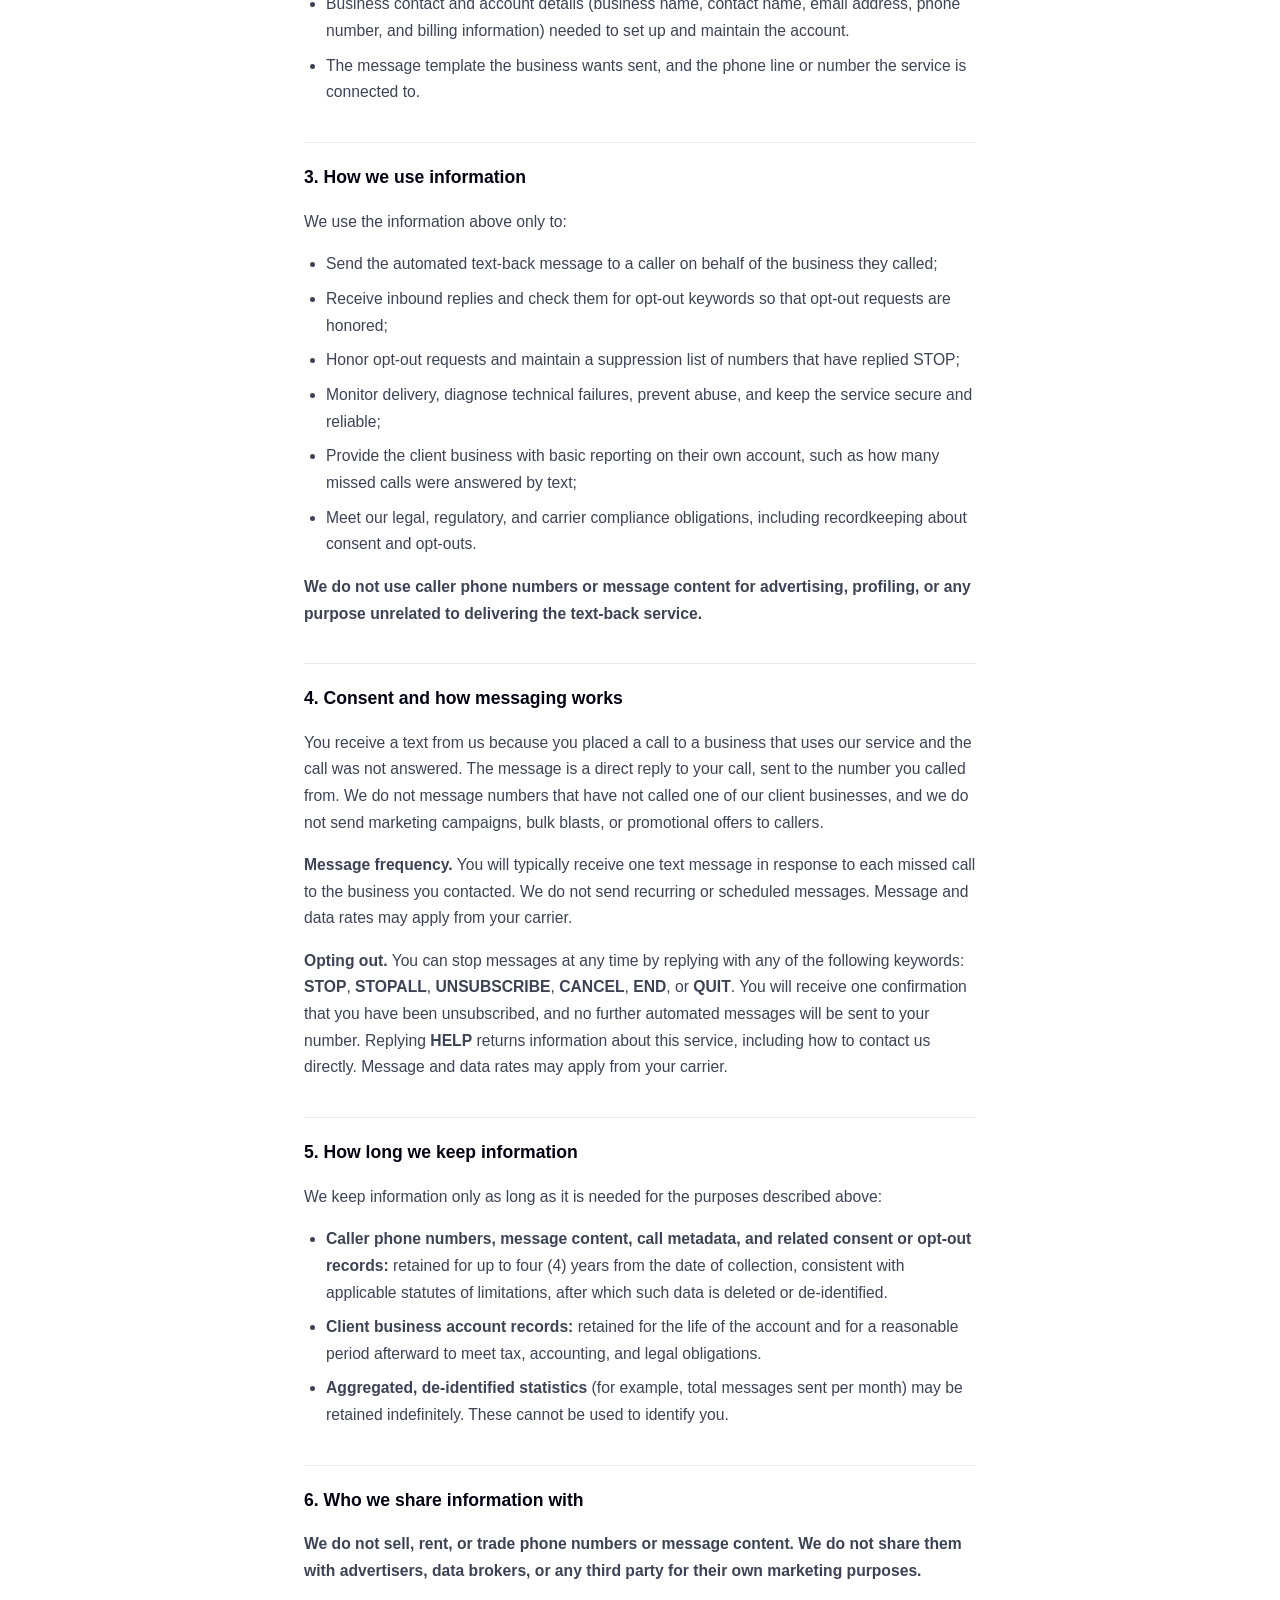
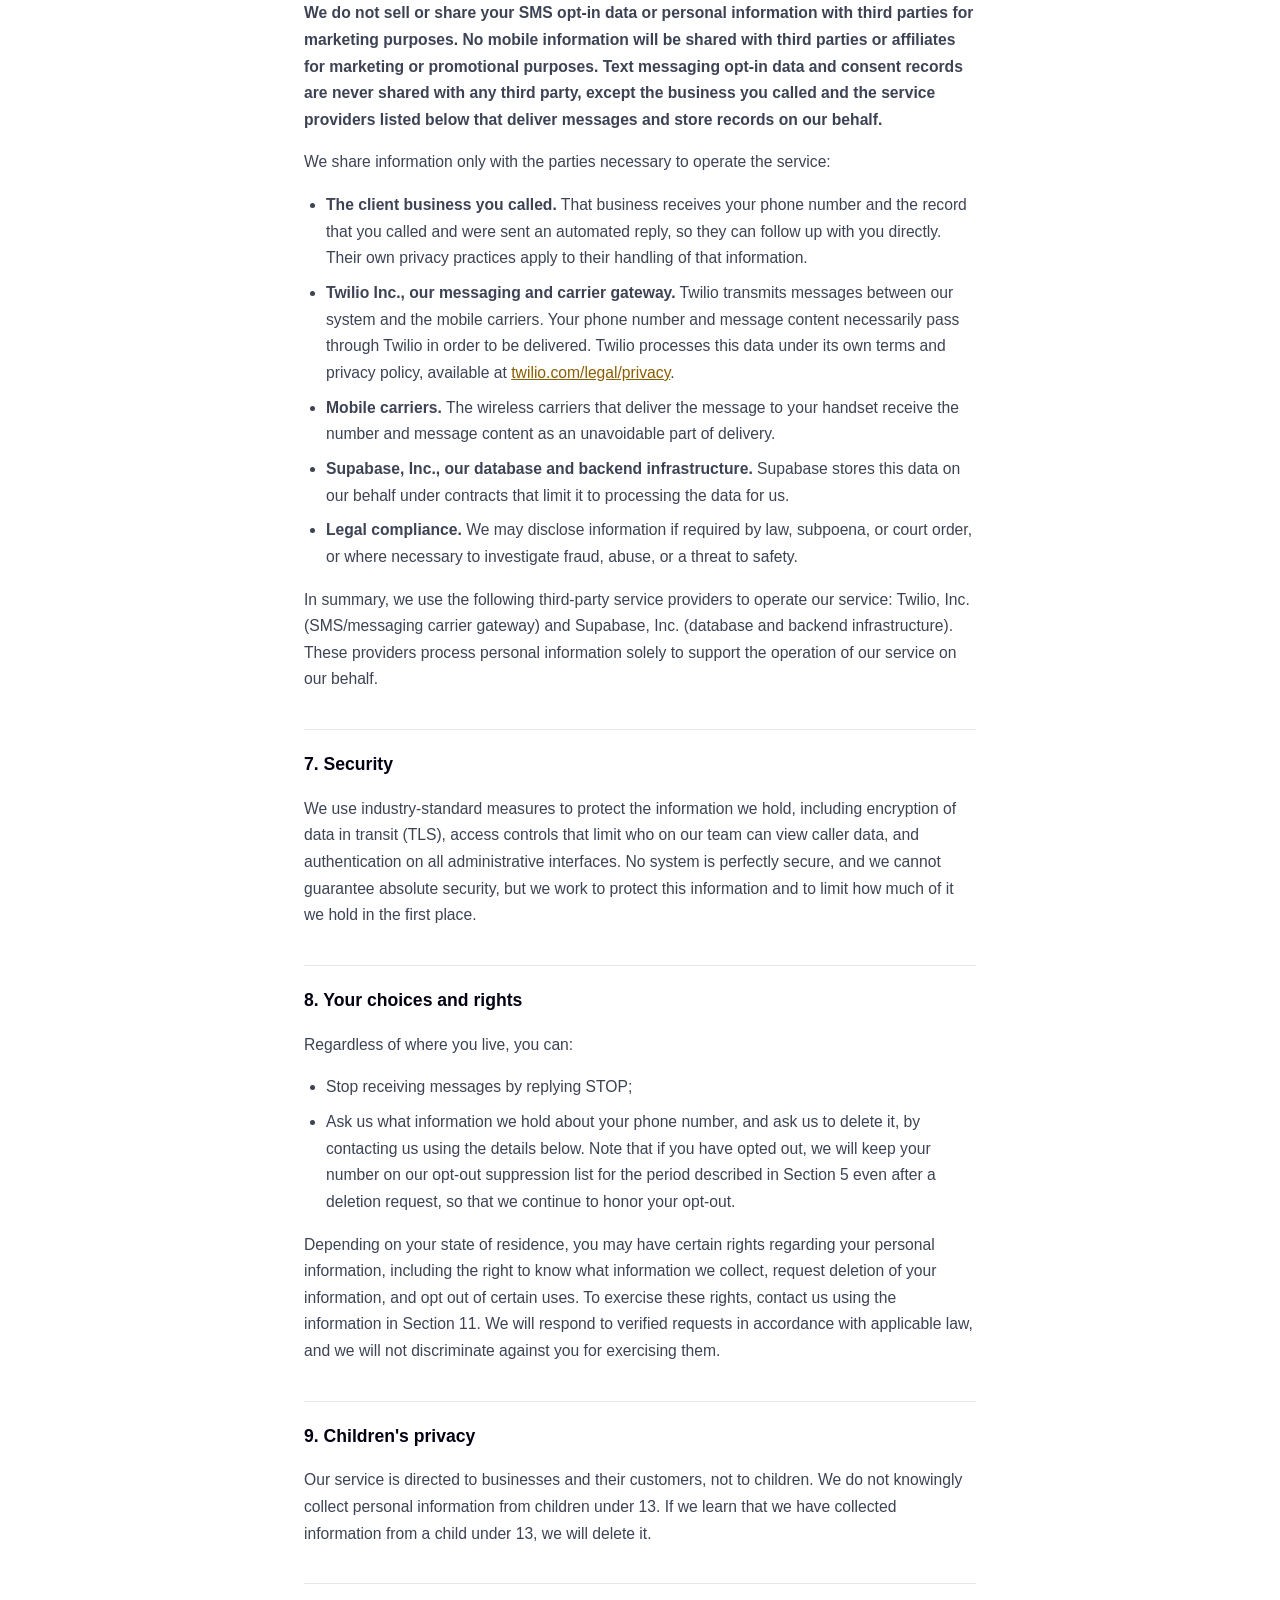
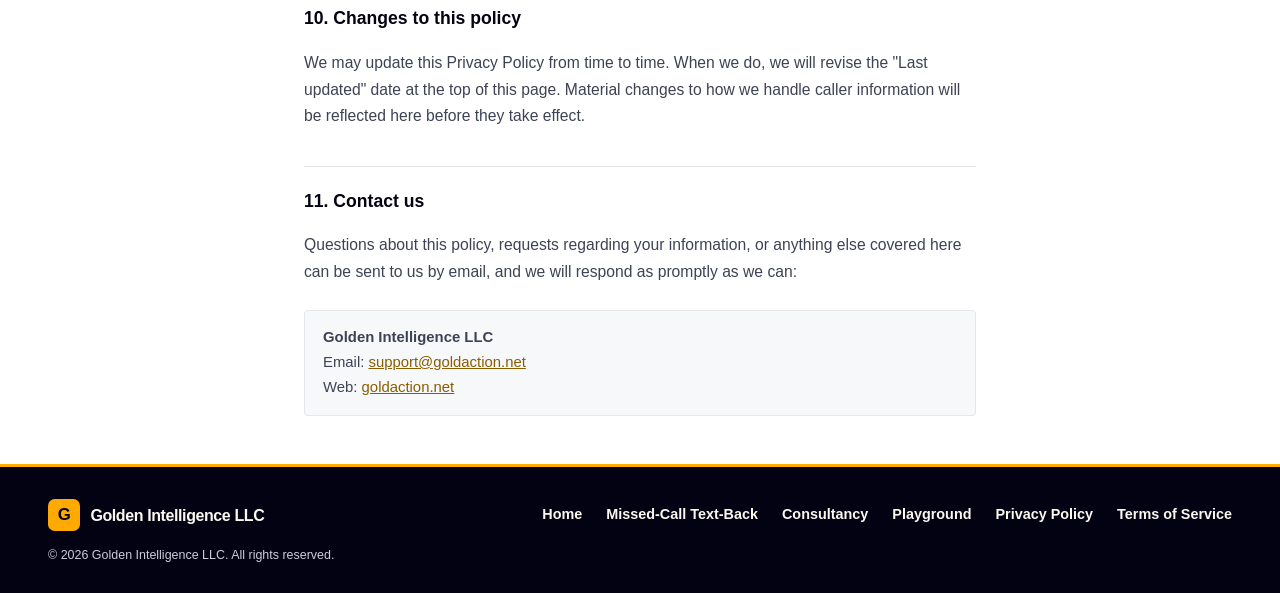
<file: privacy/index.html>
<!DOCTYPE html>
<html lang="en">
  <head>
    <meta charset="UTF-8" />
    <meta name="viewport" content="width=device-width, initial-scale=1.0" />
    <title>Privacy Policy — Golden Intelligence LLC</title>
    <meta
      name="description"
      content="How Golden Intelligence LLC collects, uses, retains, and protects phone numbers and SMS message content in its missed-call text-back service."
    />
    <link rel="canonical" href="https://goldaction.net/privacy/" />
    <link
      rel="icon"
      href="data:image/svg+xml,%3Csvg xmlns='http://www.w3.org/2000/svg' viewBox='0 0 32 32'%3E%3Crect width='32' height='32' rx='7' fill='%23FFAA00'/%3E%3Ctext x='16' y='23' font-family='Helvetica,Arial,sans-serif' font-size='19' font-weight='bold' fill='%23030213' text-anchor='middle'%3EG%3C/text%3E%3C/svg%3E"
    />
    <style>
      :root {
        --gold: #ffaa00;          /* brand accent — fills only, never text */
        --gold-deep: #8a5d00;     /* accessible gold for text and links */
        --gold-soft: #fff6e3;
        --ink: #030213;
        --body: #3d4354;
        --muted: #6f7585;
        --line: #e4e7ec;
        --bg: #ffffff;
      }
      * { box-sizing: border-box; }
      body {
        margin: 0;
        font-family: -apple-system, BlinkMacSystemFont, "Segoe UI", Roboto,
          Helvetica, Arial, sans-serif;
        color: var(--body);
        background: var(--bg);
        line-height: 1.7;
        -webkit-font-smoothing: antialiased;
      }
      .wrap { max-width: 720px; margin: 0 auto; padding: 0 24px; }
      article { padding: 48px 0 24px; }
      h1 { font-size: 1.9rem; color: var(--ink); margin: 0 0 14px; letter-spacing: -0.025em; font-weight: 800; }
      .rule { width: 46px; height: 3px; background: var(--gold); border-radius: 2px; margin: 0 0 16px; }
      .dates { color: var(--muted); font-size: 0.9rem; margin: 0 0 32px; }
      h2 {
        font-size: 1.1rem; color: var(--ink); margin: 36px 0 12px;
        padding-top: 20px; border-top: 1px solid var(--line);
      }
      h3 { font-size: 0.98rem; color: var(--ink); margin: 22px 0 8px; }
      p, li { font-size: 0.98rem; }
      ul { padding-left: 22px; }
      li { margin-bottom: 8px; }
      a { color: var(--gold-deep); }
      .review {
        background: var(--gold-soft); border-left: 3px solid var(--gold); padding: 11px 15px;
        margin: 14px 0; font-size: 0.9rem; color: #6b5300; border-radius: 4px;
      }
      .notice {
        background: #f7f8fa; border: 1px solid var(--line); padding: 14px 18px;
        border-radius: 4px; font-size: 0.93rem; margin: 24px 0;
      }
      @media (max-width: 600px) {
        h1 { font-size: 1.55rem; }
      }
    </style>
    <link rel="stylesheet" href="/assets/site-shell.css">
    <script src="/assets/site.js" defer></script>
  </head>
  <body>

    <a class="site-skip" href="#main">Skip to content</a>
    <header class="site-top">
      <div class="site-bound site-top-inner">
        <a class="site-wordmark" href="/" aria-label="Golden Intelligence LLC home"><span class="site-mark" aria-hidden="true">G</span><span>Golden Intelligence<span class="site-llc"> LLC</span></span></a>
        <button id="site-menu" class="site-menu" type="button" aria-controls="site-navigation" aria-expanded="false" hidden>Menu</button>
        <nav id="site-navigation" class="site-primary" aria-label="Main navigation">
          <a href="/">Home</a>
          <a href="/#about">Missed-Call Text-Back</a>
          <a href="/consulting/">Consultancy</a>
          <a href="/playground/">Playground</a>
          <a href="/#contact" class="site-contact-link">Contact</a>
        </nav>
      </div>
    </header>

    <main id="main" tabindex="-1">
      <div class="wrap">
        <article>
          <h1>Privacy Policy</h1>
          <div class="rule"></div>
          <p class="dates">
            Effective date: August 13, 2026 &middot; Last updated:
            <!-- LAST-UPDATED: change on publish day -->
            November 26, 2026
          </p>

          <div class="notice">
            This Privacy Policy is provided for informational purposes and does
            not constitute legal advice. Golden Intelligence LLC has made
            reasonable efforts to ensure accuracy but recommends consulting a
            qualified attorney for specific legal guidance.
          </div>

          <p>
            Golden Intelligence LLC ("Golden Intelligence," "we," "us," or "our")
            operates an automated missed-call text-back SMS service. This Privacy
            Policy explains what information we collect, why we collect it, how
            long we keep it, and who it is shared with.
          </p>

          <p>
            This policy covers two groups of people: the small businesses that
            subscribe to our service (our "clients"), and the individuals who
            call those businesses and receive an automated text message in
            response ("callers" or "you").
          </p>

          <h2>1. Our role: we act on behalf of the business you called</h2>
          <p>
            We do not obtain phone numbers on our own initiative, and we do not
            build or maintain marketing lists. Our system is connected to a
            client business's phone line. When a call to that business goes
            unanswered or reaches voicemail, our system sends a single automated
            text message back to the number that placed the call, on behalf of
            that business.
          </p>
          <p>
            In practical terms, the client business decides what the message says
            and who it goes to (anyone who calls them and is not answered), and
            we operate the system that sends it. We process caller information as
            a service provider to the client business and only for the purposes
            described in this policy.
          </p>

          <h2>2. Information we collect</h2>

          <h3>From callers</h3>
          <ul>
            <li>
              <strong>Phone number.</strong> The mobile or landline number that
              placed the call to the client business. This is captured
              automatically from the inbound call — you do not submit it to us
              directly.
            </li>
            <li>
              <strong>Call metadata.</strong> The date and time of the missed
              call, which business was called, and whether the call was
              unanswered or went to voicemail. We use this to determine whether a
              text-back should be sent and to avoid sending duplicates.
            </li>
            <li>
              <strong>SMS message content.</strong> The text of the automated
              message we send. If you reply to that message, we receive your
              reply and check it for opt-out keywords so that we can honor them.
              The text of your reply is retained as described in Section 5. We
              do not forward the content of your reply to the client business.
            </li>
            <li>
              <strong>Message delivery status.</strong> Whether a message was
              delivered, failed, or was answered with an opt-out keyword, along
              with carrier error codes returned to us.
            </li>
            <li>
              <strong>Opt-out status.</strong> If you reply STOP or a similar
              keyword, we record that your number has opted out so that we do not
              message you again.
            </li>
          </ul>
          <p>
            We do not collect your name, email address, physical address, payment
            details, location data, or any other personal information from you as
            part of the text-back service, unless you choose to include such
            information in a reply you send to that number.
          </p>

          <h3>From client businesses</h3>
          <ul>
            <li>
              Business contact and account details (business name, contact name,
              email address, phone number, and billing information) needed to set
              up and maintain the account.
            </li>
            <li>
              The message template the business wants sent, and the phone line or
              number the service is connected to.
            </li>
          </ul>

          <h2>3. How we use information</h2>
          <p>We use the information above only to:</p>
          <ul>
            <li>
              Send the automated text-back message to a caller on behalf of the
              business they called;
            </li>
            <li>
              Receive inbound replies and check them for opt-out keywords so
              that opt-out requests are honored;
            </li>
            <li>
              Honor opt-out requests and maintain a suppression list of numbers
              that have replied STOP;
            </li>
            <li>
              Monitor delivery, diagnose technical failures, prevent abuse, and
              keep the service secure and reliable;
            </li>
            <li>
              Provide the client business with basic reporting on their own
              account, such as how many missed calls were answered by text;
            </li>
            <li>
              Meet our legal, regulatory, and carrier compliance obligations,
              including recordkeeping about consent and opt-outs.
            </li>
          </ul>
          <p>
            <strong>
              We do not use caller phone numbers or message content for
              advertising, profiling, or any purpose unrelated to delivering the
              text-back service.
            </strong>
          </p>

          <h2>4. Consent and how messaging works</h2>
          <p>
            You receive a text from us because you placed a call to a business
            that uses our service and the call was not answered. The message is a
            direct reply to your call, sent to the number you called from. We do
            not message numbers that have not called one of our client
            businesses, and we do not send marketing campaigns, bulk blasts, or
            promotional offers to callers.
          </p>
          <p>
            <strong>Message frequency.</strong> You will typically receive one
            text message in response to each missed call to the business you
            contacted. We do not send recurring or scheduled messages. Message
            and data rates may apply from your carrier.
          </p>
          <p>
            <strong>Opting out.</strong> You can stop messages at any time by
            replying with any of the following keywords:
            <strong>STOP</strong>, <strong>STOPALL</strong>,
            <strong>UNSUBSCRIBE</strong>, <strong>CANCEL</strong>,
            <strong>END</strong>, or <strong>QUIT</strong>. You will receive one
            confirmation that you have been unsubscribed, and no further
            automated messages will be sent to your number. Replying
            <strong>HELP</strong> returns information about this service,
            including how to contact us directly. Message and data rates may
            apply from your carrier.
          </p>

          <h2>5. How long we keep information</h2>
          <p>
            We keep information only as long as it is needed for the purposes
            described above:
          </p>
          <ul>
            <li>
              <strong>Caller phone numbers, message content, call metadata, and
              related consent or opt-out records:</strong> retained for up to
              four (4) years from the date of collection, consistent with
              applicable statutes of limitations, after which such data is
              deleted or de-identified.
            </li>
            <li>
              <strong>Client business account records:</strong> retained for the
              life of the account and for a reasonable period afterward to meet
              tax, accounting, and legal obligations.
            </li>
            <li>
              <strong>Aggregated, de-identified statistics</strong> (for example,
              total messages sent per month) may be retained indefinitely. These
              cannot be used to identify you.
            </li>
          </ul>

          <h2>6. Who we share information with</h2>
          <p>
            <strong>
              We do not sell, rent, or trade phone numbers or message content. We
              do not share them with advertisers, data brokers, or any third
              party for their own marketing purposes.
            </strong>
          </p>
          <p>
            <strong>
              We do not sell or share your SMS opt-in data or personal
              information with third parties for marketing purposes.
              No mobile information will be shared with third parties or
              affiliates for marketing or promotional purposes. Text messaging
              opt-in data and consent records are never shared with any third
              party, except the business you called and the service providers
              listed below that deliver messages and store records on our
              behalf.
            </strong>
          </p>
          <p>
            We share information only with the parties necessary to operate the
            service:
          </p>
          <ul>
            <li>
              <strong>The client business you called.</strong> That business
              receives your phone number and the record that you called and were
              sent an automated reply, so they can follow up with you directly.
              Their own privacy practices apply to their handling of that
              information.
            </li>
            <li>
              <strong>Twilio Inc., our messaging and carrier gateway.</strong>
              Twilio transmits messages between our system and the mobile
              carriers. Your phone number and message content necessarily pass
              through Twilio in order to be delivered. Twilio processes this data
              under its own terms and privacy policy, available at
              <a href="https://www.twilio.com/legal/privacy" rel="noopener">twilio.com/legal/privacy</a>.
            </li>
            <li>
              <strong>Mobile carriers.</strong> The wireless carriers that deliver
              the message to your handset receive the number and message content
              as an unavoidable part of delivery.
            </li>
            <li>
              <strong>Supabase, Inc., our database and backend
              infrastructure.</strong> Supabase stores this data on our behalf
              under contracts that limit it to processing the data for us.
            </li>
            <li>
              <strong>Legal compliance.</strong> We may disclose information if
              required by law, subpoena, or court order, or where necessary to
              investigate fraud, abuse, or a threat to safety.
            </li>
          </ul>
          <p>
            In summary, we use the following third-party service providers to
            operate our service: Twilio, Inc. (SMS/messaging carrier gateway)
            and Supabase, Inc. (database and backend infrastructure). These
            providers process personal information solely to support the
            operation of our service on our behalf.
          </p>

          <h2>7. Security</h2>
          <p>
            We use industry-standard measures to protect the information we hold,
            including encryption of data in transit (TLS), access controls that
            limit who on our team can view caller data, and authentication on all
            administrative interfaces. No system is perfectly secure, and we
            cannot guarantee absolute security, but we work to protect this
            information and to limit how much of it we hold in the first place.
          </p>

          <h2>8. Your choices and rights</h2>
          <p>Regardless of where you live, you can:</p>
          <ul>
            <li>Stop receiving messages by replying STOP;</li>
            <li>
              Ask us what information we hold about your phone number, and ask us
              to delete it, by contacting us using the details below. Note that
              if you have opted out, we will keep your number on our opt-out
              suppression list for the period described in Section 5 even after a
              deletion request, so that we continue to honor your opt-out.
            </li>
          </ul>
          <p>
            Depending on your state of residence, you may have certain rights
            regarding your personal information, including the right to know
            what information we collect, request deletion of your information,
            and opt out of certain uses. To exercise these rights, contact us
            using the information in Section 11. We will respond to verified
            requests in accordance with applicable law, and we will not
            discriminate against you for exercising them.
          </p>

          <h2>9. Children's privacy</h2>
          <p>
            Our service is directed to businesses and their customers, not to
            children. We do not knowingly collect personal information from
            children under 13. If we learn that we have collected information from
            a child under 13, we will delete it.
          </p>

          <h2>10. Changes to this policy</h2>
          <p>
            We may update this Privacy Policy from time to time. When we do, we
            will revise the "Last updated" date at the top of this page. Material
            changes to how we handle caller information will be reflected here
            before they take effect.
          </p>

          <h2>11. Contact us</h2>
          <p>
            Questions about this policy, requests regarding your information, or
            anything else covered here can be sent to us by email, and we will
            respond as promptly as we can:
          </p>
          <div class="notice">
            <strong>Golden Intelligence LLC</strong><br />
            Email: <a href="mailto:support@goldaction.net">support@goldaction.net</a><br />
            Web: <a href="https://goldaction.net/">goldaction.net</a>
          </div>
        </article>
      </div>
    </main>

    <footer class="site-foot">
      <div class="site-bound site-foot-inner">
        <a class="site-wordmark" href="/" aria-label="Golden Intelligence LLC home"><span class="site-mark" aria-hidden="true">G</span><span>Golden Intelligence LLC</span></a>
        <nav aria-label="Footer navigation">
          <a href="/">Home</a>
          <a href="/#about">Missed-Call Text-Back</a>
          <a href="/consulting/">Consultancy</a>
          <a href="/playground/">Playground</a>
          <a href="/privacy/">Privacy Policy</a>
          <a href="/terms/">Terms of Service</a>
        </nav>
        <small>&copy; 2026 Golden Intelligence LLC. All rights reserved.</small>
      </div>
    </footer>
  </body>
</html>
</file>
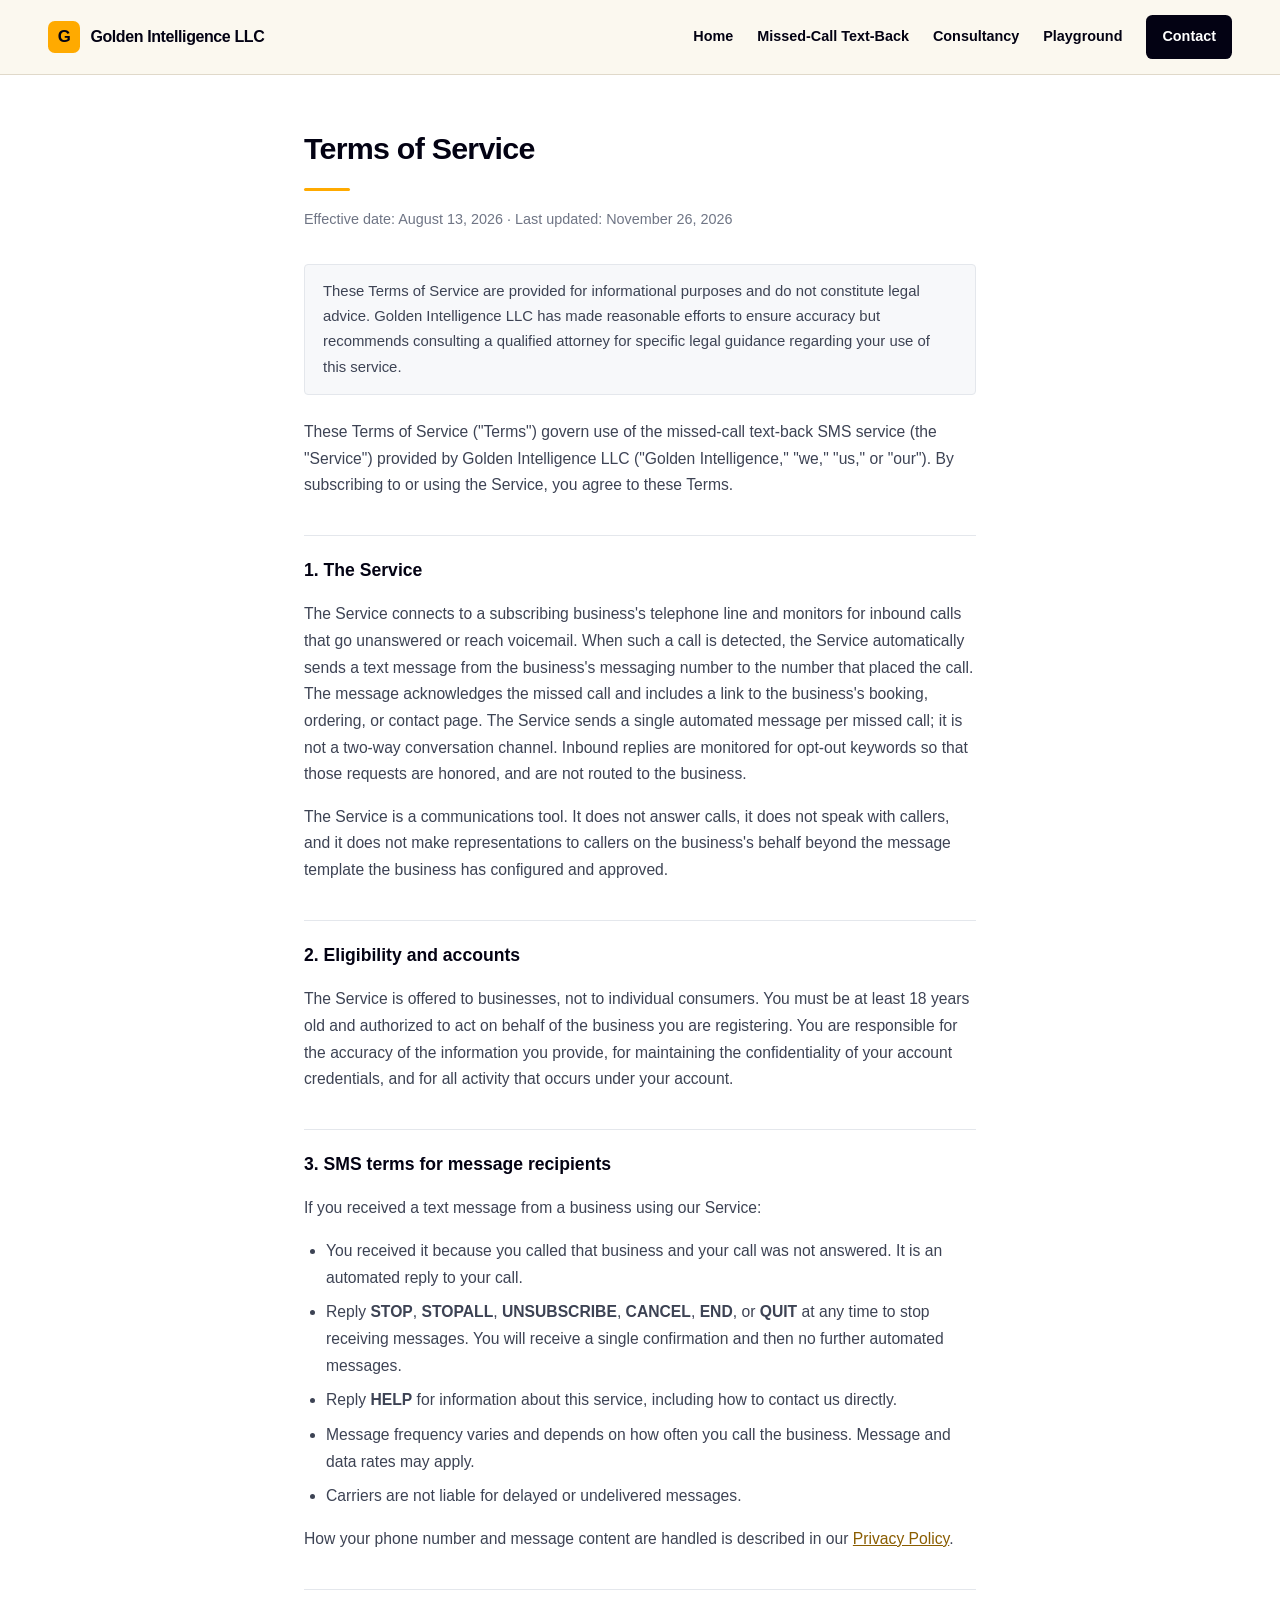
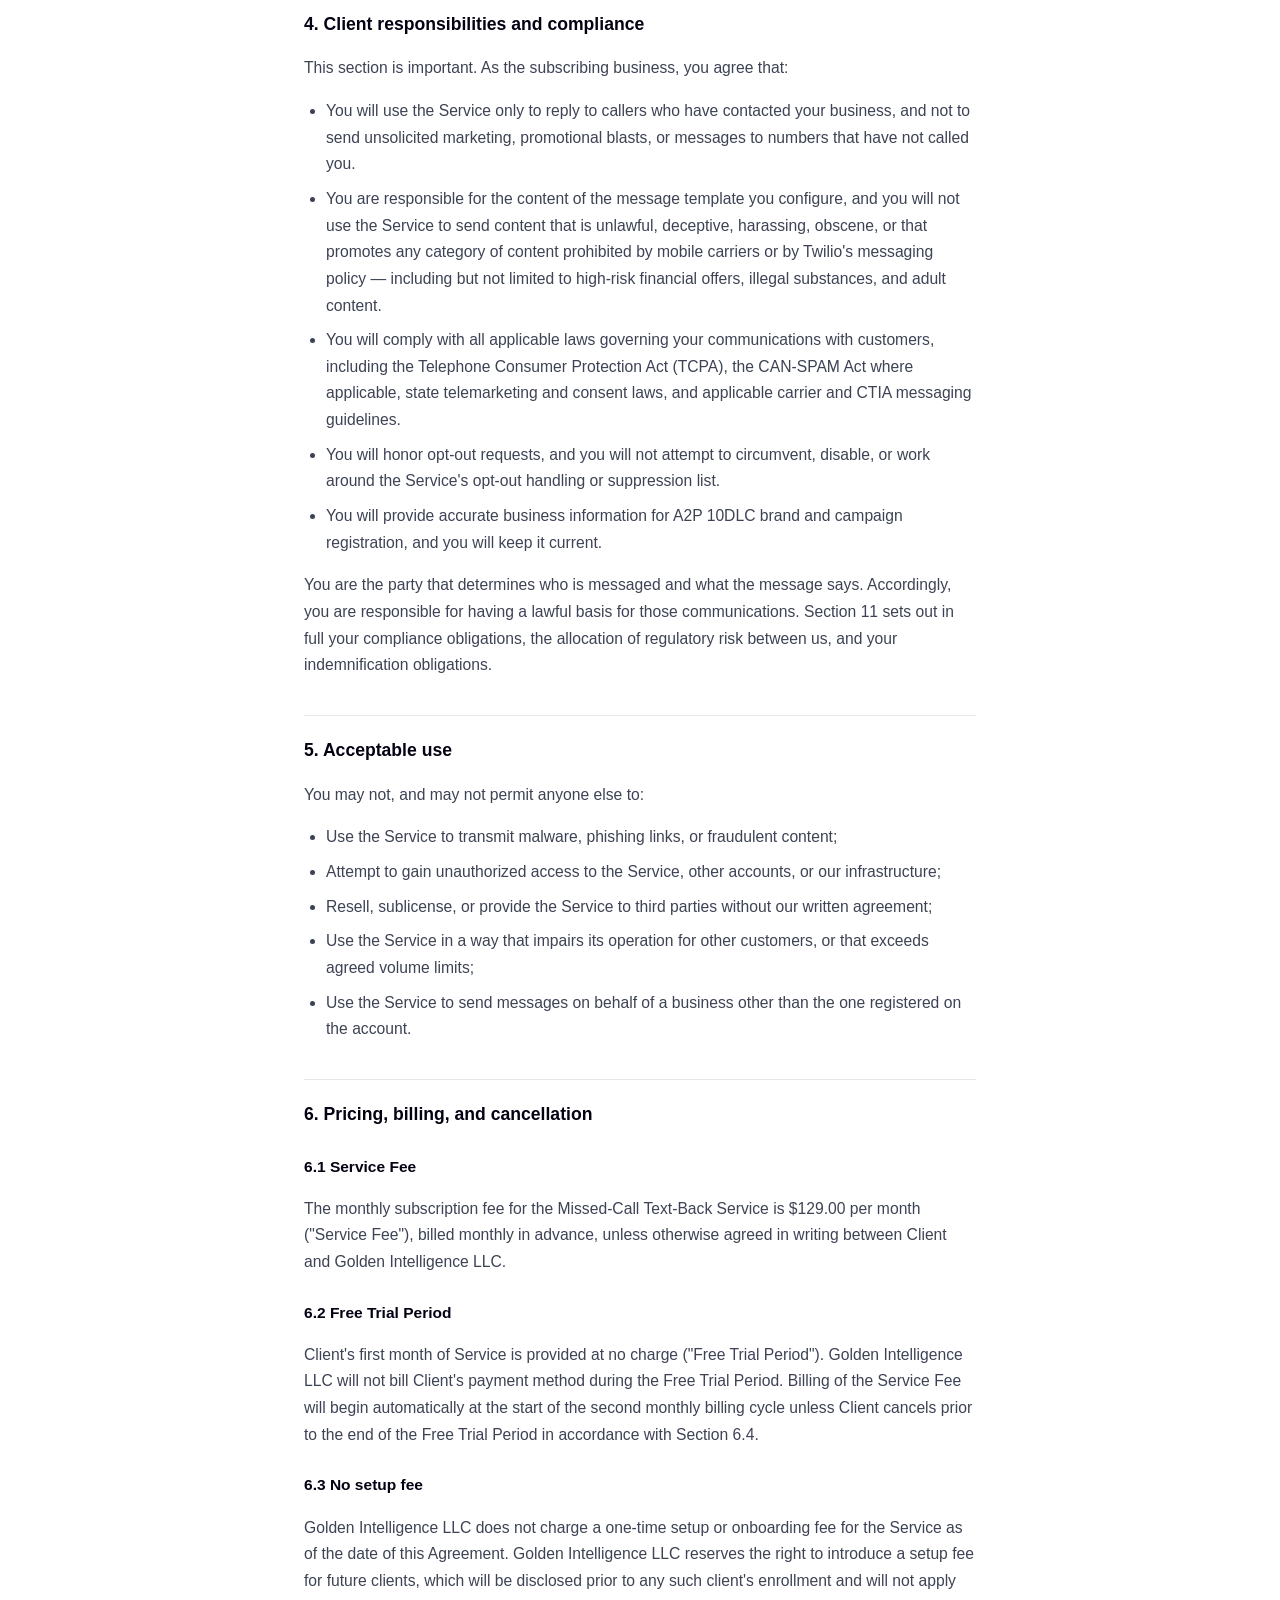
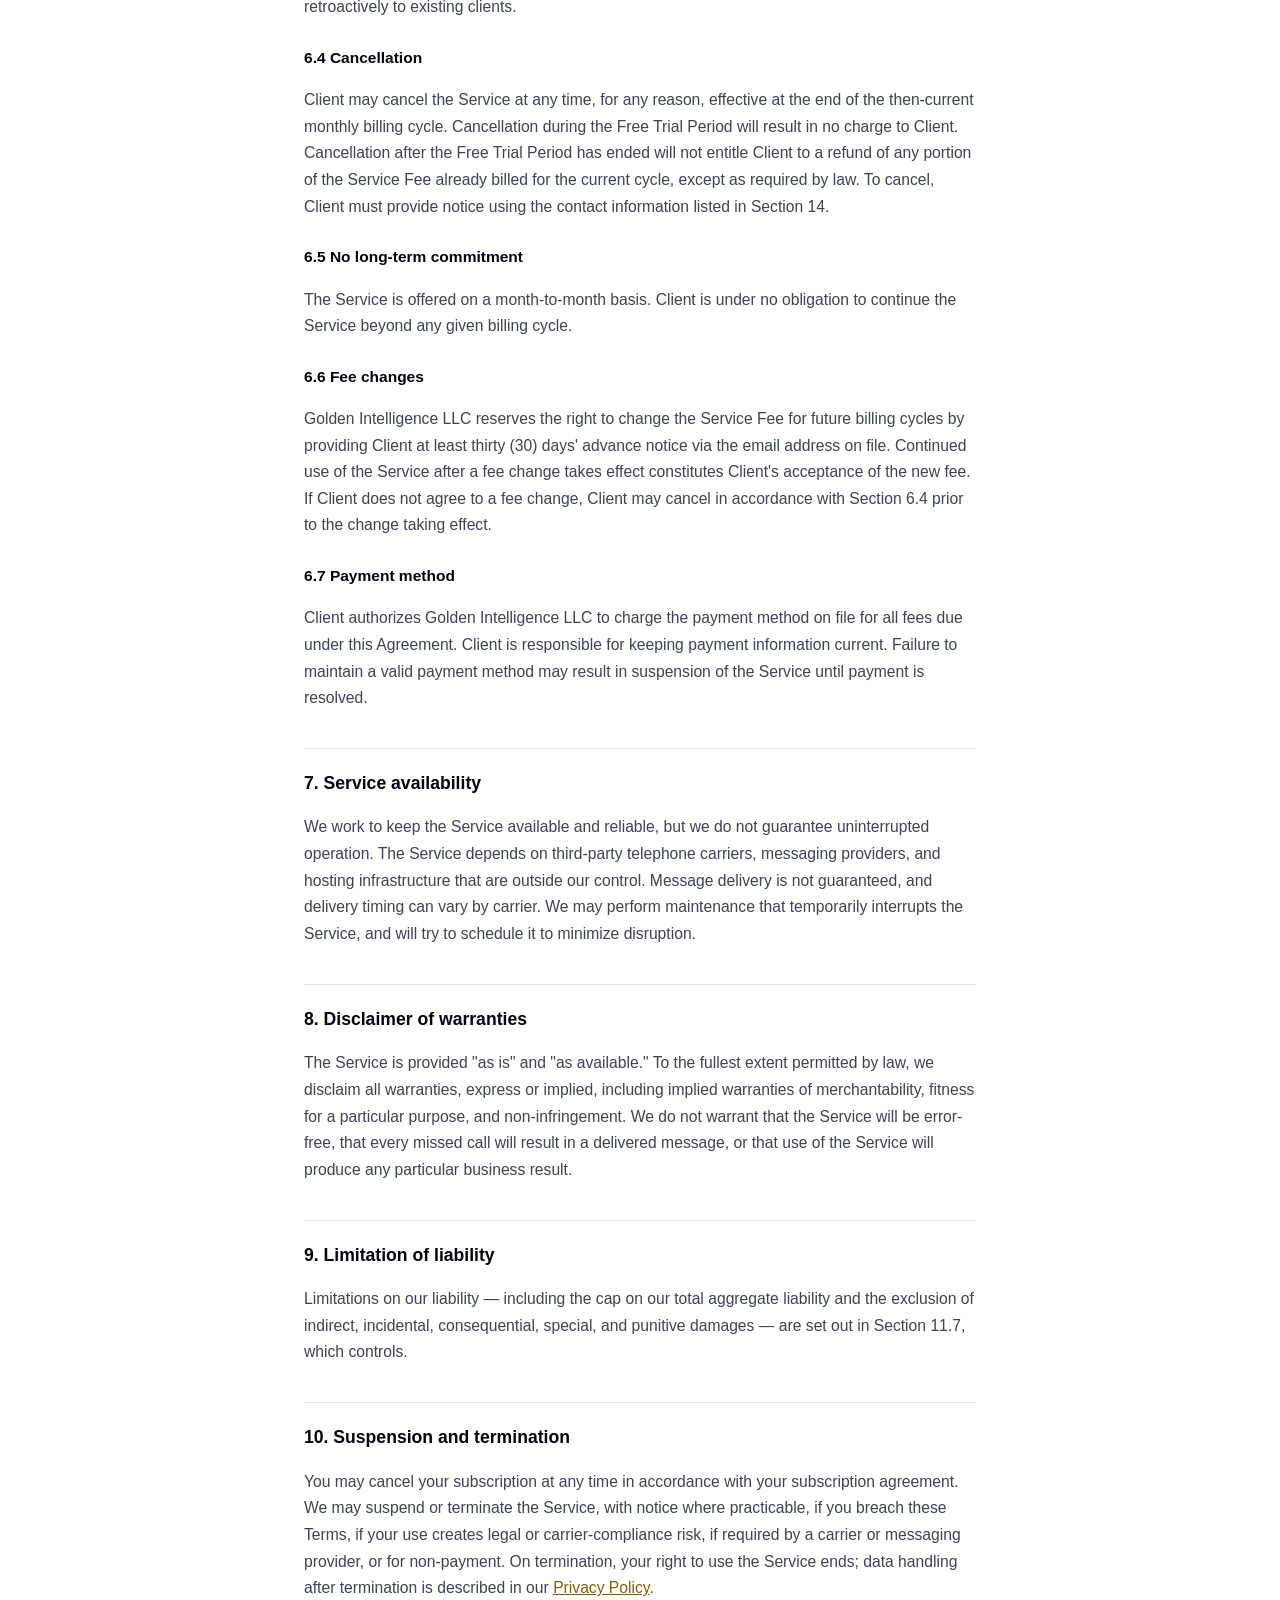
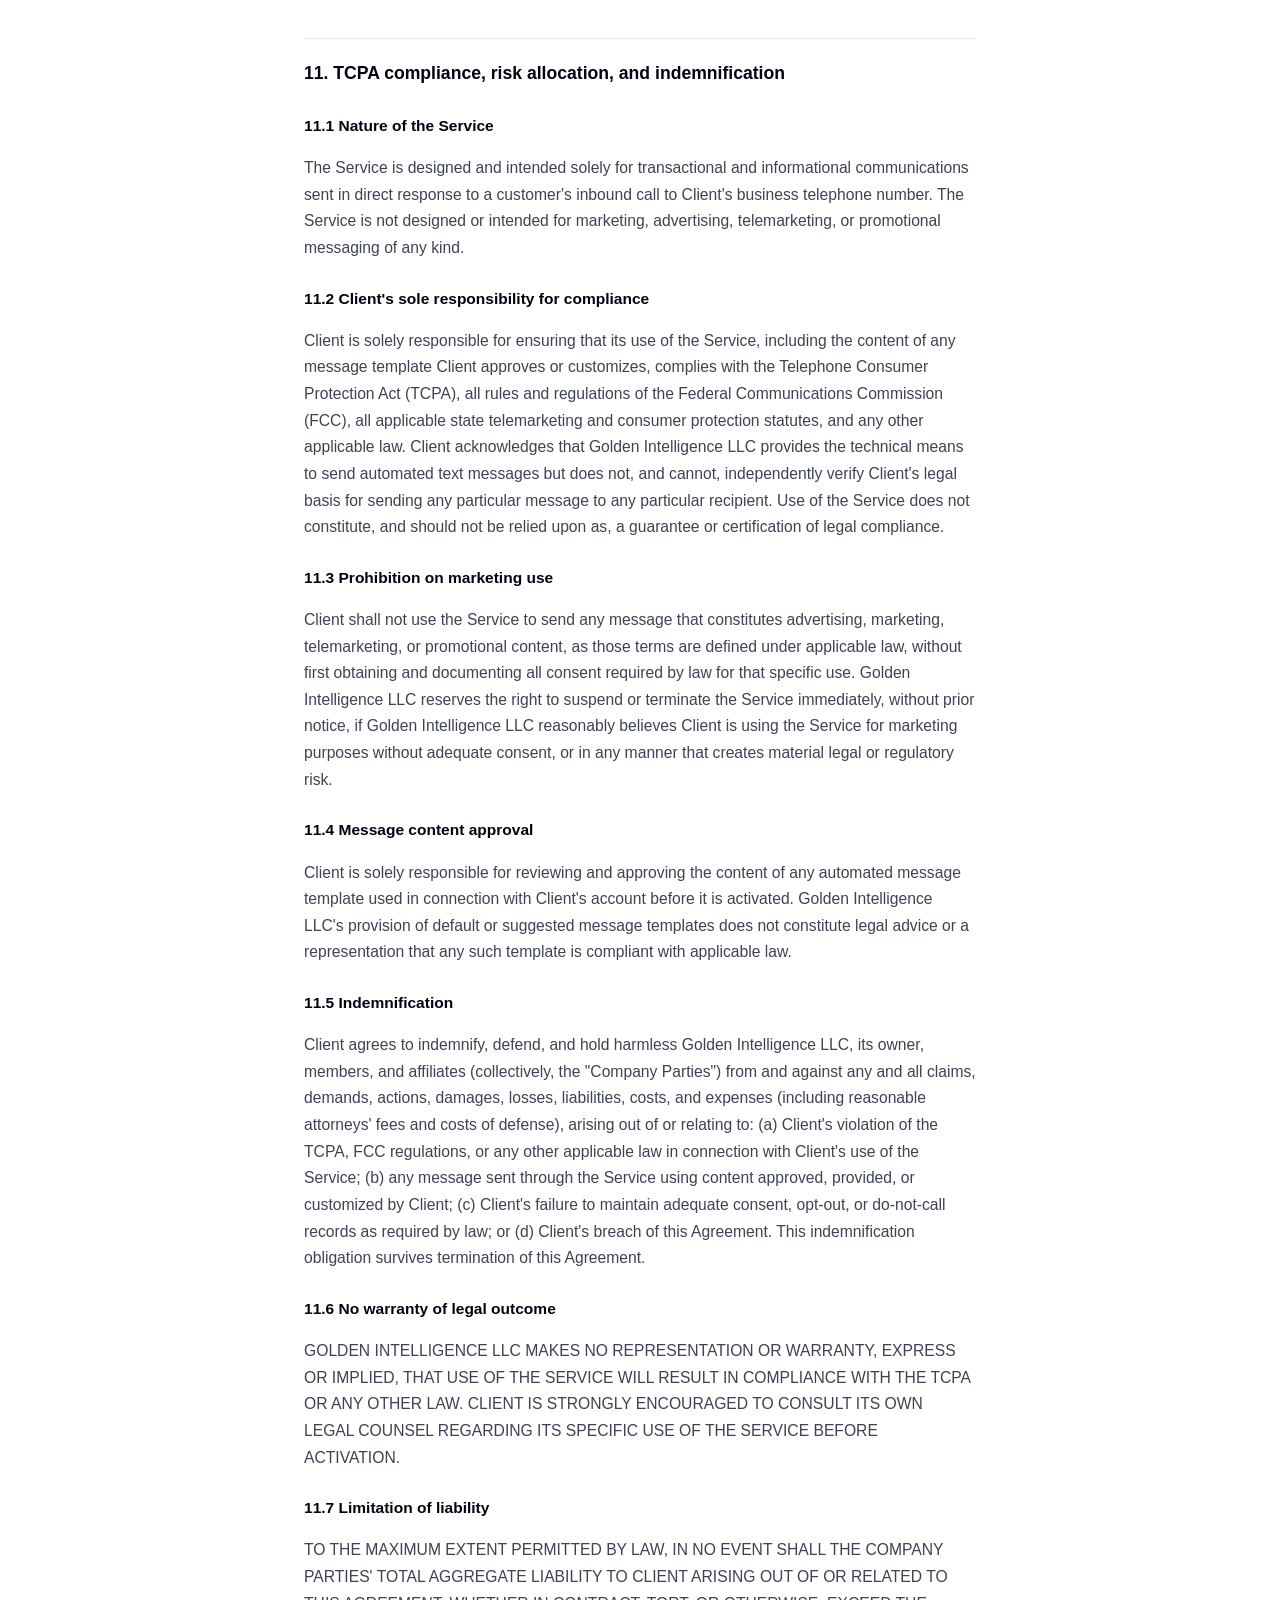
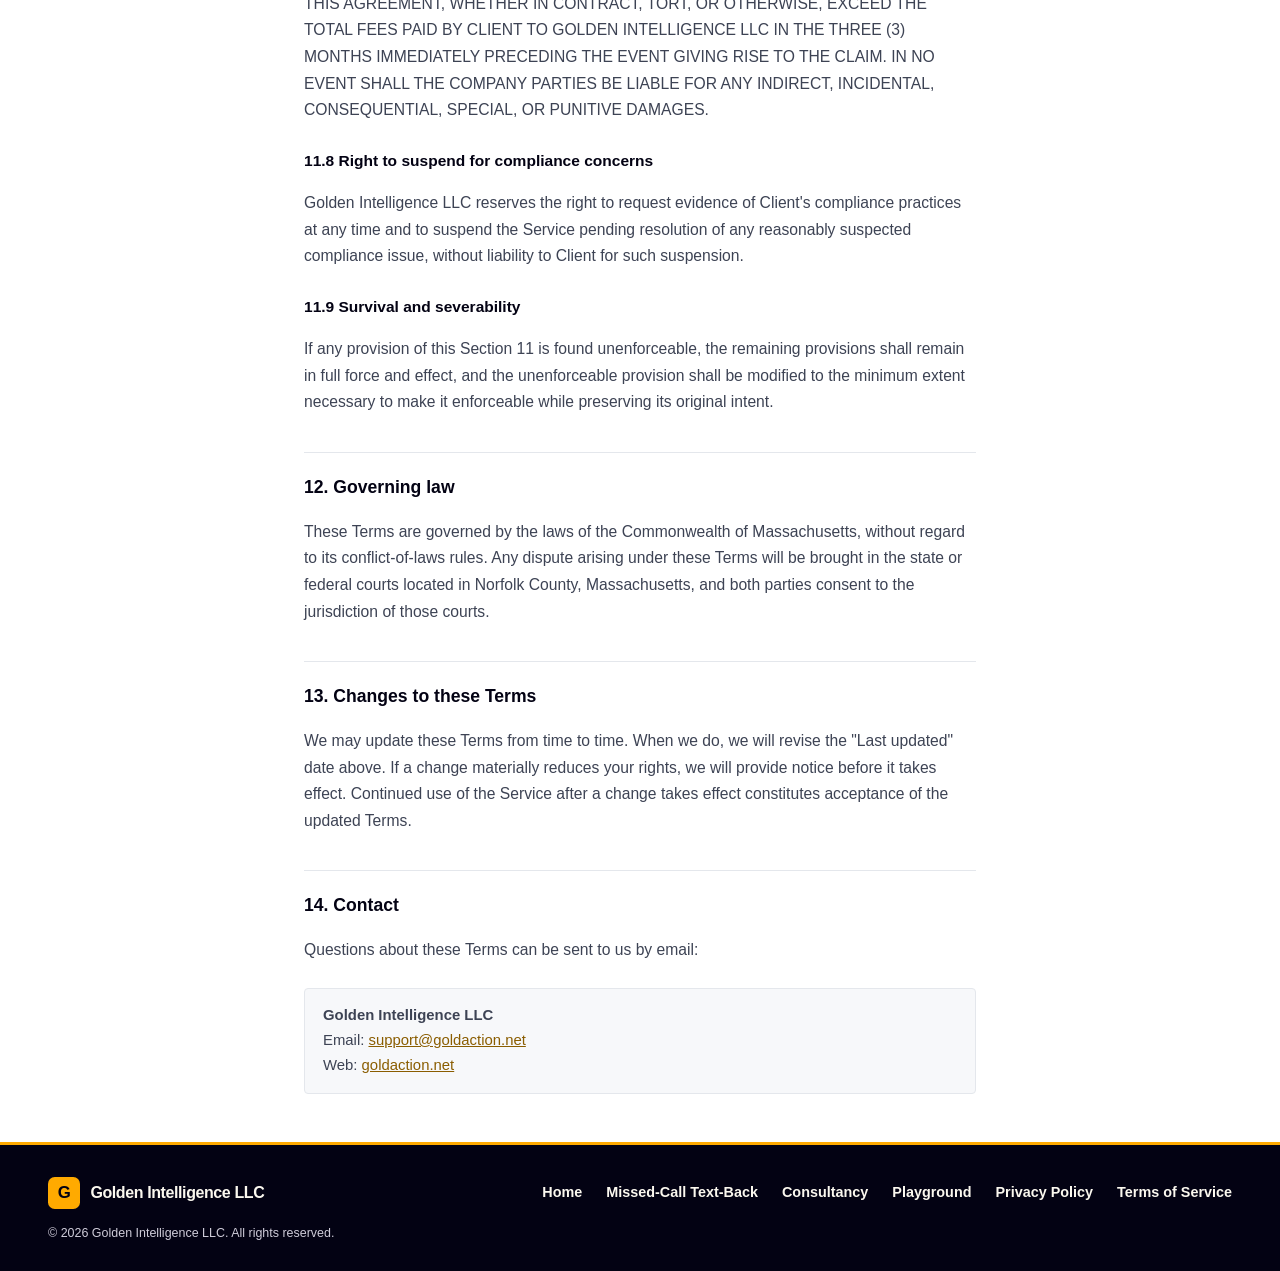
<file: terms/index.html>
<!DOCTYPE html>
<html lang="en">
  <head>
    <meta charset="UTF-8" />
    <meta name="viewport" content="width=device-width, initial-scale=1.0" />
    <title>Terms of Service — Golden Intelligence LLC</title>
    <meta
      name="description"
      content="Terms of Service for the Golden Intelligence LLC missed-call text-back SMS service, including messaging terms, opt-out, and client responsibilities."
    />
    <link rel="canonical" href="https://goldaction.net/terms/" />
    <link
      rel="icon"
      href="data:image/svg+xml,%3Csvg xmlns='http://www.w3.org/2000/svg' viewBox='0 0 32 32'%3E%3Crect width='32' height='32' rx='7' fill='%23FFAA00'/%3E%3Ctext x='16' y='23' font-family='Helvetica,Arial,sans-serif' font-size='19' font-weight='bold' fill='%23030213' text-anchor='middle'%3EG%3C/text%3E%3C/svg%3E"
    />
    <style>
      :root {
        --gold: #ffaa00;          /* brand accent — fills only, never text */
        --gold-deep: #8a5d00;     /* accessible gold for text and links */
        --gold-soft: #fff6e3;
        --ink: #030213;
        --body: #3d4354;
        --muted: #6f7585;
        --line: #e4e7ec;
        --bg: #ffffff;
      }
      * { box-sizing: border-box; }
      body {
        margin: 0;
        font-family: -apple-system, BlinkMacSystemFont, "Segoe UI", Roboto,
          Helvetica, Arial, sans-serif;
        color: var(--body);
        background: var(--bg);
        line-height: 1.7;
        -webkit-font-smoothing: antialiased;
      }
      .wrap { max-width: 720px; margin: 0 auto; padding: 0 24px; }
      article { padding: 48px 0 24px; }
      h1 { font-size: 1.9rem; color: var(--ink); margin: 0 0 14px; letter-spacing: -0.025em; font-weight: 800; }
      .rule { width: 46px; height: 3px; background: var(--gold); border-radius: 2px; margin: 0 0 16px; }
      .dates { color: var(--muted); font-size: 0.9rem; margin: 0 0 32px; }
      h2 {
        font-size: 1.1rem; color: var(--ink); margin: 36px 0 12px;
        padding-top: 20px; border-top: 1px solid var(--line);
      }
      h3 {
        font-size: 0.97rem; color: var(--ink); margin: 24px 0 7px;
        font-weight: 700;
      }
      p, li { font-size: 0.98rem; }
      ul { padding-left: 22px; }
      li { margin-bottom: 8px; }
      a { color: var(--gold-deep); }
      .review {
        background: var(--gold-soft); border-left: 3px solid var(--gold); padding: 11px 15px;
        margin: 14px 0; font-size: 0.9rem; color: #6b5300; border-radius: 4px;
      }
      .notice {
        background: #f7f8fa; border: 1px solid var(--line); padding: 14px 18px;
        border-radius: 4px; font-size: 0.93rem; margin: 24px 0;
      }
      @media (max-width: 600px) {
        h1 { font-size: 1.55rem; }
      }
    </style>
    <link rel="stylesheet" href="/assets/site-shell.css">
    <script src="/assets/site.js" defer></script>
  </head>
  <body>

    <a class="site-skip" href="#main">Skip to content</a>
    <header class="site-top">
      <div class="site-bound site-top-inner">
        <a class="site-wordmark" href="/" aria-label="Golden Intelligence LLC home"><span class="site-mark" aria-hidden="true">G</span><span>Golden Intelligence<span class="site-llc"> LLC</span></span></a>
        <button id="site-menu" class="site-menu" type="button" aria-controls="site-navigation" aria-expanded="false" hidden>Menu</button>
        <nav id="site-navigation" class="site-primary" aria-label="Main navigation">
          <a href="/">Home</a>
          <a href="/#about">Missed-Call Text-Back</a>
          <a href="/consulting/">Consultancy</a>
          <a href="/playground/">Playground</a>
          <a href="/#contact" class="site-contact-link">Contact</a>
        </nav>
      </div>
    </header>

    <main id="main" tabindex="-1">
      <div class="wrap">
        <article>
          <h1>Terms of Service</h1>
          <div class="rule"></div>
          <p class="dates">
            Effective date: August 13, 2026 &middot; Last updated:
            <!-- LAST-UPDATED: change on publish day -->
            November 26, 2026
          </p>

          <div class="notice">
            These Terms of Service are provided for informational purposes and
            do not constitute legal advice. Golden Intelligence LLC has made
            reasonable efforts to ensure accuracy but recommends consulting a
            qualified attorney for specific legal guidance regarding your use of
            this service.
          </div>

          <p>
            These Terms of Service ("Terms") govern use of the missed-call
            text-back SMS service (the "Service") provided by Golden Intelligence
            LLC ("Golden Intelligence," "we," "us," or "our"). By subscribing to
            or using the Service, you agree to these Terms.
          </p>

          <h2>1. The Service</h2>
          <p>
            The Service connects to a subscribing business's telephone line and
            monitors for inbound calls that go unanswered or reach voicemail.
            When such a call is detected, the Service automatically sends a text
            message from the business's messaging number to the number that
            placed the call. The message acknowledges the missed call and
            includes a link to the business's booking, ordering, or contact page.
            The Service sends a single automated message per missed call; it is
            not a two-way conversation channel. Inbound replies are monitored for
            opt-out keywords so that those requests are honored, and are not
            routed to the business.
          </p>
          <p>
            The Service is a communications tool. It does not answer calls, it
            does not speak with callers, and it does not make representations to
            callers on the business's behalf beyond the message template the
            business has configured and approved.
          </p>

          <h2>2. Eligibility and accounts</h2>
          <p>
            The Service is offered to businesses, not to individual consumers.
            You must be at least 18 years old and authorized to act on behalf of
            the business you are registering. You are responsible for the accuracy
            of the information you provide, for maintaining the confidentiality of
            your account credentials, and for all activity that occurs under your
            account.
          </p>

          <h2>3. SMS terms for message recipients</h2>
          <p>
            If you received a text message from a business using our Service:
          </p>
          <ul>
            <li>
              You received it because you called that business and your call was
              not answered. It is an automated reply to your call.
            </li>
            <li>
              Reply <strong>STOP</strong>, <strong>STOPALL</strong>,
              <strong>UNSUBSCRIBE</strong>, <strong>CANCEL</strong>,
              <strong>END</strong>, or <strong>QUIT</strong> at any time to stop
              receiving messages. You will receive a single confirmation and then
              no further automated messages.
            </li>
            <li>
              Reply <strong>HELP</strong> for information about this service,
              including how to contact us directly.
            </li>
            <li>
              Message frequency varies and depends on how often you call the
              business. Message and data rates may apply.
            </li>
            <li>
              Carriers are not liable for delayed or undelivered messages.
            </li>
          </ul>
          <p>
            How your phone number and message content are handled is described in
            our <a href="/privacy/">Privacy Policy</a>.
          </p>

          <h2>4. Client responsibilities and compliance</h2>
          <p>
            This section is important. As the subscribing business, you agree
            that:
          </p>
          <ul>
            <li>
              You will use the Service only to reply to callers who have
              contacted your business, and not to send unsolicited marketing,
              promotional blasts, or messages to numbers that have not called
              you.
            </li>
            <li>
              You are responsible for the content of the message template you
              configure, and you will not use the Service to send content that is
              unlawful, deceptive, harassing, obscene, or that promotes any
              category of content prohibited by mobile carriers or by Twilio's
              messaging policy — including but not limited to high-risk financial
              offers, illegal substances, and adult content.
            </li>
            <li>
              You will comply with all applicable laws governing your
              communications with customers, including the Telephone Consumer
              Protection Act (TCPA), the CAN-SPAM Act where applicable, state
              telemarketing and consent laws, and applicable carrier and CTIA
              messaging guidelines.
            </li>
            <li>
              You will honor opt-out requests, and you will not attempt to
              circumvent, disable, or work around the Service's opt-out handling
              or suppression list.
            </li>
            <li>
              You will provide accurate business information for A2P 10DLC brand
              and campaign registration, and you will keep it current.
            </li>
          </ul>
          <p>
            You are the party that determines who is messaged and what the message
            says. Accordingly, you are responsible for having a lawful basis for
            those communications. Section 11 sets out in full your compliance
            obligations, the allocation of regulatory risk between us, and your
            indemnification obligations.
          </p>

          <h2>5. Acceptable use</h2>
          <p>You may not, and may not permit anyone else to:</p>
          <ul>
            <li>
              Use the Service to transmit malware, phishing links, or fraudulent
              content;
            </li>
            <li>
              Attempt to gain unauthorized access to the Service, other accounts,
              or our infrastructure;
            </li>
            <li>
              Resell, sublicense, or provide the Service to third parties without
              our written agreement;
            </li>
            <li>
              Use the Service in a way that impairs its operation for other
              customers, or that exceeds agreed volume limits;
            </li>
            <li>
              Use the Service to send messages on behalf of a business other than
              the one registered on the account.
            </li>
          </ul>

          <h2>6. Pricing, billing, and cancellation</h2>

          <h3>6.1 Service Fee</h3>
          <p>
            The monthly subscription fee for the Missed-Call Text-Back Service
            is $129.00 per month ("Service Fee"), billed monthly in advance,
            unless otherwise agreed in writing between Client and Golden
            Intelligence LLC.
          </p>

          <h3>6.2 Free Trial Period</h3>
          <p>
            Client's first month of Service is provided at no charge ("Free
            Trial Period"). Golden Intelligence LLC will not bill Client's
            payment method during the Free Trial Period. Billing of the Service
            Fee will begin automatically at the start of the second monthly
            billing cycle unless Client cancels prior to the end of the Free
            Trial Period in accordance with Section 6.4.
          </p>

          <h3>6.3 No setup fee</h3>
          <p>
            Golden Intelligence LLC does not charge a one-time setup or
            onboarding fee for the Service as of the date of this Agreement.
            Golden Intelligence LLC reserves the right to introduce a setup fee
            for future clients, which will be disclosed prior to any such
            client's enrollment and will not apply retroactively to existing
            clients.
          </p>

          <h3>6.4 Cancellation</h3>
          <p>
            Client may cancel the Service at any time, for any reason, effective
            at the end of the then-current monthly billing cycle. Cancellation
            during the Free Trial Period will result in no charge to Client.
            Cancellation after the Free Trial Period has ended will not entitle
            Client to a refund of any portion of the Service Fee already billed
            for the current cycle, except as required by law. To cancel, Client
            must provide notice using the contact information listed in
            Section 14.
          </p>

          <h3>6.5 No long-term commitment</h3>
          <p>
            The Service is offered on a month-to-month basis. Client is under no
            obligation to continue the Service beyond any given billing cycle.
          </p>

          <h3>6.6 Fee changes</h3>
          <p>
            Golden Intelligence LLC reserves the right to change the Service Fee
            for future billing cycles by providing Client at least thirty (30)
            days' advance notice via the email address on file. Continued use of
            the Service after a fee change takes effect constitutes Client's
            acceptance of the new fee. If Client does not agree to a fee change,
            Client may cancel in accordance with Section 6.4 prior to the change
            taking effect.
          </p>

          <h3>6.7 Payment method</h3>
          <p>
            Client authorizes Golden Intelligence LLC to charge the payment
            method on file for all fees due under this Agreement. Client is
            responsible for keeping payment information current. Failure to
            maintain a valid payment method may result in suspension of the
            Service until payment is resolved.
          </p>

          <h2>7. Service availability</h2>
          <p>
            We work to keep the Service available and reliable, but we do not
            guarantee uninterrupted operation. The Service depends on third-party
            telephone carriers, messaging providers, and hosting infrastructure
            that are outside our control. Message delivery is not guaranteed, and
            delivery timing can vary by carrier. We may perform maintenance that
            temporarily interrupts the Service, and will try to schedule it to
            minimize disruption.
          </p>

          <h2>8. Disclaimer of warranties</h2>
          <p>
            The Service is provided "as is" and "as available." To the fullest
            extent permitted by law, we disclaim all warranties, express or
            implied, including implied warranties of merchantability, fitness for
            a particular purpose, and non-infringement. We do not warrant that the
            Service will be error-free, that every missed call will result in a
            delivered message, or that use of the Service will produce any
            particular business result.
          </p>

          <h2>9. Limitation of liability</h2>
          <p>
            Limitations on our liability — including the cap on our total
            aggregate liability and the exclusion of indirect, incidental,
            consequential, special, and punitive damages — are set out in
            Section 11.7, which controls.
          </p>

          <h2>10. Suspension and termination</h2>
          <p>
            You may cancel your subscription at any time in accordance with your
            subscription agreement. We may suspend or terminate the Service, with
            notice where practicable, if you breach these Terms, if your use
            creates legal or carrier-compliance risk, if required by a carrier or
            messaging provider, or for non-payment. On termination, your right to
            use the Service ends; data handling after termination is described in
            our <a href="/privacy/">Privacy Policy</a>.
          </p>

          <h2>11. TCPA compliance, risk allocation, and indemnification</h2>

          <h3>11.1 Nature of the Service</h3>
          <p>
            The Service is designed and intended solely for transactional and
            informational communications sent in direct response to a customer's
            inbound call to Client's business telephone number. The Service is
            not designed or intended for marketing, advertising, telemarketing,
            or promotional messaging of any kind.
          </p>

          <h3>11.2 Client's sole responsibility for compliance</h3>
          <p>
            Client is solely responsible for ensuring that its use of the
            Service, including the content of any message template Client
            approves or customizes, complies with the Telephone Consumer
            Protection Act (TCPA), all rules and regulations of the Federal
            Communications Commission (FCC), all applicable state telemarketing
            and consumer protection statutes, and any other applicable law.
            Client acknowledges that Golden Intelligence LLC provides the
            technical means to send automated text messages but does not, and
            cannot, independently verify Client's legal basis for sending any
            particular message to any particular recipient. Use of the Service
            does not constitute, and should not be relied upon as, a guarantee
            or certification of legal compliance.
          </p>

          <h3>11.3 Prohibition on marketing use</h3>
          <p>
            Client shall not use the Service to send any message that
            constitutes advertising, marketing, telemarketing, or promotional
            content, as those terms are defined under applicable law, without
            first obtaining and documenting all consent required by law for that
            specific use. Golden Intelligence LLC reserves the right to suspend
            or terminate the Service immediately, without prior notice, if
            Golden Intelligence LLC reasonably believes Client is using the
            Service for marketing purposes without adequate consent, or in any
            manner that creates material legal or regulatory risk.
          </p>

          <h3>11.4 Message content approval</h3>
          <p>
            Client is solely responsible for reviewing and approving the content
            of any automated message template used in connection with Client's
            account before it is activated. Golden Intelligence LLC's provision
            of default or suggested message templates does not constitute legal
            advice or a representation that any such template is compliant with
            applicable law.
          </p>

          <h3>11.5 Indemnification</h3>
          <p>
            Client agrees to indemnify, defend, and hold harmless Golden
            Intelligence LLC, its owner, members, and affiliates (collectively,
            the "Company Parties") from and against any and all claims, demands,
            actions, damages, losses, liabilities, costs, and expenses
            (including reasonable attorneys' fees and costs of defense), arising
            out of or relating to: (a) Client's violation of the TCPA, FCC
            regulations, or any other applicable law in connection with Client's
            use of the Service; (b) any message sent through the Service using
            content approved, provided, or customized by Client; (c) Client's
            failure to maintain adequate consent, opt-out, or do-not-call
            records as required by law; or (d) Client's breach of this
            Agreement. This indemnification obligation survives termination of
            this Agreement.
          </p>

          <h3>11.6 No warranty of legal outcome</h3>
          <p>
            GOLDEN INTELLIGENCE LLC MAKES NO REPRESENTATION OR WARRANTY, EXPRESS
            OR IMPLIED, THAT USE OF THE SERVICE WILL RESULT IN COMPLIANCE WITH
            THE TCPA OR ANY OTHER LAW. CLIENT IS STRONGLY ENCOURAGED TO CONSULT
            ITS OWN LEGAL COUNSEL REGARDING ITS SPECIFIC USE OF THE SERVICE
            BEFORE ACTIVATION.
          </p>

          <h3>11.7 Limitation of liability</h3>
          <p>
            TO THE MAXIMUM EXTENT PERMITTED BY LAW, IN NO EVENT SHALL THE
            COMPANY PARTIES' TOTAL AGGREGATE LIABILITY TO CLIENT ARISING OUT OF
            OR RELATED TO THIS AGREEMENT, WHETHER IN CONTRACT, TORT, OR
            OTHERWISE, EXCEED THE TOTAL FEES PAID BY CLIENT TO GOLDEN
            INTELLIGENCE LLC IN THE THREE (3) MONTHS IMMEDIATELY PRECEDING THE
            EVENT GIVING RISE TO THE CLAIM. IN NO EVENT SHALL THE COMPANY
            PARTIES BE LIABLE FOR ANY INDIRECT, INCIDENTAL, CONSEQUENTIAL,
            SPECIAL, OR PUNITIVE DAMAGES.
          </p>

          <h3>11.8 Right to suspend for compliance concerns</h3>
          <p>
            Golden Intelligence LLC reserves the right to request evidence of
            Client's compliance practices at any time and to suspend the Service
            pending resolution of any reasonably suspected compliance issue,
            without liability to Client for such suspension.
          </p>

          <h3>11.9 Survival and severability</h3>
          <p>
            If any provision of this Section 11 is found unenforceable, the
            remaining provisions shall remain in full force and effect, and the
            unenforceable provision shall be modified to the minimum extent
            necessary to make it enforceable while preserving its original
            intent.
          </p>

          <h2>12. Governing law</h2>
          <p>
            These Terms are governed by the laws of the Commonwealth of
            Massachusetts, without regard to its conflict-of-laws rules. Any
            dispute arising under these Terms will be brought in the state or
            federal courts located in Norfolk County, Massachusetts, and both
            parties consent to the jurisdiction of those courts.
          </p>

          <h2>13. Changes to these Terms</h2>
          <p>
            We may update these Terms from time to time. When we do, we will
            revise the "Last updated" date above. If a change materially reduces
            your rights, we will provide notice before it takes effect. Continued
            use of the Service after a change takes effect constitutes acceptance
            of the updated Terms.
          </p>

          <h2>14. Contact</h2>
          <p>
            Questions about these Terms can be sent to us by email:
          </p>
          <div class="notice">
            <strong>Golden Intelligence LLC</strong><br />
            Email: <a href="mailto:support@goldaction.net">support@goldaction.net</a><br />
            Web: <a href="https://goldaction.net/">goldaction.net</a>
          </div>
        </article>
      </div>
    </main>

    <footer class="site-foot">
      <div class="site-bound site-foot-inner">
        <a class="site-wordmark" href="/" aria-label="Golden Intelligence LLC home"><span class="site-mark" aria-hidden="true">G</span><span>Golden Intelligence LLC</span></a>
        <nav aria-label="Footer navigation">
          <a href="/">Home</a>
          <a href="/#about">Missed-Call Text-Back</a>
          <a href="/consulting/">Consultancy</a>
          <a href="/playground/">Playground</a>
          <a href="/privacy/">Privacy Policy</a>
          <a href="/terms/">Terms of Service</a>
        </nav>
        <small>&copy; 2026 Golden Intelligence LLC. All rights reserved.</small>
      </div>
    </footer>
  </body>
</html>
</file>
<file: assets/portfolio.css>
:root {
  --gold: #ffaa00;
  --gold-deep: #8a5d00;
  --gold-soft: #fff6e3;
  --ink: #030213;
  --body: #3d4354;
  --muted: #555c6c;
  --line: #d9dce4;
  --bg: #fff;
  --band: #f6f7f9;
  color: var(--body);
  background: var(--bg);
  font-family: -apple-system, BlinkMacSystemFont, "Segoe UI", Roboto, "Helvetica Neue", Arial, sans-serif;
  line-height: 1.6;
}

* { box-sizing: border-box; }
[hidden] { display: none !important; }
body { margin: 0; }
a { color: var(--gold-deep); text-underline-offset: .25em; }
:focus-visible { outline: 3px solid var(--gold-deep); outline-offset: 4px; }
.shell { width: min(100% - 3rem, 70rem); margin-inline: auto; }

.hero {
  padding-block: clamp(3rem, 8vw, 7.25rem);
  background: var(--gold-soft);
  border-bottom: 1px solid #ecd9b7;
}
.hero-grid { display: grid; grid-template-columns: 1.18fr .9fr; align-items: center; gap: clamp(2rem, 6vw, 6rem); }
.eyebrow {
  margin: 0 0 .65rem;
  color: var(--gold-deep);
  font-size: .875rem;
  font-weight: 750;
  letter-spacing: .045em;
}
h1, h2, h3 { margin: 0; color: var(--ink); text-wrap: balance; }
h1 { max-width: 13ch; font-size: clamp(2.85rem, 7.6vw, 6.3rem); line-height: .98; letter-spacing: -.065em; }
h2 { font-size: clamp(1.75rem, 3.6vw, 3.4rem); line-height: 1.1; letter-spacing: -.044em; }
h3 { font-size: 1.17rem; line-height: 1.25; letter-spacing: -.015em; }
p { margin: .65rem 0 0; }
.lede { max-width: 43ch; margin-top: 1.35rem; font-size: clamp(1.05rem, 2vw, 1.24rem); }
.actions { display: flex; flex-wrap: wrap; align-items: center; gap: .7rem 1.25rem; margin-top: 1.7rem; }
.button {
  display: inline-flex;
  align-items: center;
  justify-content: center;
  min-height: 2.85rem;
  padding: .65rem 1.15rem;
  border: 1px solid transparent;
  border-radius: .55rem;
  background: var(--ink);
  color: #fff;
  text-decoration: none;
  text-align: center;
  font: inherit;
  font-weight: 700;
  cursor: pointer;
}
.button:hover { background: #292840; }
.text-link { font-weight: 700; }
.text-link:hover { color: var(--ink); }

.workflow {
  overflow: hidden;
  border: 1px solid #ecd9b7;
  border-radius: 1.1rem;
  background: var(--bg);
  box-shadow: 0 1.4rem 3.4rem -2.3rem #4a341580;
}
.workflow-intro { padding: clamp(1.2rem, 4vw, 2rem); }
.workflow h2 { font-size: clamp(1.35rem, 2.4vw, 2rem); }
.flow { margin: 0; padding: 0; list-style: none; }
.flow li {
  display: grid;
  grid-template-columns: 1rem 1fr;
  gap: .85rem;
  align-items: start;
  padding: .95rem clamp(1.2rem, 4vw, 2rem);
  border-top: 1px solid var(--line);
}
.flow strong { color: var(--ink); }
.flow p { margin-top: .15rem; font-size: .95rem; }
.flow-dot { width: .7rem; height: .7rem; margin-top: .45rem; border-radius: 50%; background: var(--gold); }

.section { padding-block: clamp(3.2rem, 6.5vw, 6rem); }
.section-heading { max-width: 42rem; margin-bottom: 1.6rem; }
.project {
  display: grid;
  grid-template-columns: 1.15fr 1fr;
  gap: 1.65rem clamp(1.5rem, 6vw, 5.5rem);
  align-items: center;
  padding: clamp(1.35rem, 4.4vw, 3rem);
  border: 1px solid var(--line);
  border-radius: 1rem;
}
.project h3 { font-size: clamp(1.4rem, 2.6vw, 2rem); }
.project p:not(.eyebrow) { margin-bottom: 1.1rem; }
.facts { margin: 0; padding: .25rem 1.1rem; background: var(--gold-soft); border-radius: .7rem; }
.facts div { padding-block: .7rem; }
.facts div + div { border-top: 1px solid #ecd9b7; }
.facts dt { color: var(--gold-deep); font-weight: 700; font-size: .875rem; }
.facts dd { margin: .03rem 0 0; color: var(--ink); }
.band { background: var(--band); }
.tiles { display: grid; grid-template-columns: repeat(3, 1fr); gap: 1rem; }
.tiles article { padding: 1.25rem; border: 1px solid var(--line); border-radius: .75rem; background: var(--bg); }
.section-link { margin-top: 1.25rem; }
.split { display: grid; grid-template-columns: .9fr 1.1fr; gap: 1.35rem clamp(1.4rem, 5vw, 5.5rem); }
.workshop-steps { display: grid; gap: .95rem; }
.founder-copy { margin: 0; max-width: 56ch; font-size: 1.08rem; }

.demo-hero { padding-block: clamp(2.75rem, 6vw, 5rem); }
.demo-hero h1 { max-width: none; font-size: clamp(2.7rem, 6.4vw, 5.15rem); }
.demo-hero .lede { max-width: 59ch; }
.sample-note { margin-top: .85rem; color: var(--muted); }
.demo-section { padding-block: clamp(1.5rem, 4vw, 3rem) clamp(3rem, 6vw, 5rem); }
.demo-grid { display: grid; grid-template-columns: 1fr 1fr; gap: 1rem; align-items: start; }
.demo-panel { min-width: 0; padding: clamp(1rem, 3vw, 1.75rem); border: 1px solid var(--line); border-radius: .9rem; }
.demo-panel h2, legend { color: var(--ink); font-size: 1.3rem; font-weight: 750; line-height: 1.2; }
fieldset { display: grid; gap: .4rem; min-width: 0; margin: 0 0 1.3rem; padding: 0; border: 0; }
legend { margin-bottom: .55rem; padding: 0; }
.option {
  display: flex;
  align-items: center;
  gap: .55rem;
  min-height: 2.75rem;
  padding: .45rem .65rem;
  border: 1px solid var(--line);
  border-radius: .55rem;
  color: var(--ink);
  cursor: pointer;
}
.option:focus-within { outline: 2px solid var(--gold-deep); outline-offset: 2px; }
.option:has(input:checked) { border-color: var(--gold-deep); background: var(--gold-soft); font-weight: 700; }
.option input { margin: 0; accent-color: var(--gold-deep); flex: none; }
.message { padding: .85rem 1rem; border-radius: .55rem; background: var(--band); overflow-wrap: anywhere; }
.demo-actions { display: flex; flex-wrap: wrap; gap: .65rem; margin-top: 1rem; }
.button-secondary { background: var(--bg); border-color: var(--line); color: var(--ink); }
.button-secondary:hover { background: var(--gold-soft); }
.button:disabled { opacity: .65; cursor: wait; }
.result-panel { background: var(--band); }
.result-panel .message { background: var(--bg); }
#result { margin-top: 1rem; padding-top: 1rem; border-top: 1px solid var(--line); }
#result .message { margin-bottom: 1.05rem; }
#result ul { margin: .55rem 0 0; padding-left: 1.35rem; }

@media (max-width: 50rem) {
  .hero-grid, .project, .split, .demo-grid { grid-template-columns: 1fr; }
  .workflow { max-width: 33rem; }
  .tiles { grid-template-columns: 1fr; }
}
@media (max-width: 32rem) {
  .shell { width: calc(100% - 2rem); }
}
</file>
<file: assets/revamp.css>
:root {
  --paper: #fbf8ef;
  --bg: #fffefa;
  --band: #f5f0e4;
  --line: #ddd6c7;
  --front-width: 74rem;
}

.shell, .product-section .wrap {
  width: min(100% - 3rem, var(--front-width));
  margin-inline: auto;
}

.eyebrow {
  font-family: ui-monospace, SFMono-Regular, Consolas, monospace;
  font-size: .76rem;
  letter-spacing: .08em;
  text-transform: uppercase;
}

.button { border-radius: .4rem; }

.home-hero {
  position: relative;
  padding-block: clamp(3rem, 7.6vw, 7.4rem);
  background: var(--ink);
  color: var(--paper);
}

.home-hero-grid {
  display: grid;
  grid-template-columns: minmax(0, 1.08fr) minmax(0, 1fr);
  align-items: center;
  gap: clamp(1.75rem, 5vw, 5.75rem);
}

.home-intro .eyebrow { color: #ffcd73; }
.home-intro h1 {
  max-width: none;
  color: var(--paper);
  font-size: clamp(2.5rem, 6.18vw, 6.2rem);
  letter-spacing: -.075em;
  line-height: 1;
}

.home-intro h1 em { color: #ffba41; font-style: normal; }
.home-intro .lede { color: #dfdeea; }
.home-intro .text-link { color: var(--paper); }
.home-intro .text-link:hover { color: #ffcd73; }
.home-intro :focus-visible { outline-color: var(--gold); }
.button-gold { background: var(--gold); color: var(--ink); }
.button-gold:hover { background: #ffd180; color: var(--ink); }

.explorer {
  min-width: 0;
  overflow: hidden;
  border: 1px solid #e8d9bf;
  border-radius: .85rem;
  background: var(--paper);
  color: var(--body);
  box-shadow: .65rem .65rem 0 #30263b;
}

.explorer-head {
  display: flex;
  align-items: center;
  justify-content: space-between;
  gap: .75rem;
  padding: 1.2rem clamp(.9rem, 3vw, 1.65rem);
  border-bottom: 1px solid var(--line);
}

.explorer-head h2 { font-size: clamp(1.55rem, 3vw, 2.65rem); }
.explorer-head .eyebrow { margin: 0 0 .35rem; }
.explorer-mark {
  display: grid;
  flex: none;
  width: 2.7rem;
  height: 2.7rem;
  place-items: center;
  border: 1px solid #e6bf74;
  border-radius: 50%;
  background: #ffebbe;
  color: #554016;
  font-size: 1.45rem;
  line-height: 1;
}

.explorer-controls, .explorer-content {
  padding: 1rem clamp(.9rem, 3vw, 1.65rem) 0;
}

.explorer-controls fieldset { margin-bottom: .85rem; }
.explorer-controls fieldset:last-child { margin-bottom: 0; }
.explorer-controls legend {
  margin-bottom: .35rem;
  color: var(--body);
  font-family: ui-monospace, SFMono-Regular, Consolas, monospace;
  font-size: .72rem;
  letter-spacing: .035em;
}

.choice-row { display: grid; grid-template-columns: repeat(3, minmax(0, 1fr)); gap: .3rem; }
.choice-row label {
  display: flex;
  align-items: center;
  justify-content: center;
  min-height: 2.75rem;
  padding: .27rem .15rem;
  border: 1px solid var(--line);
  border-radius: .3rem;
  background: var(--bg);
  color: var(--ink);
  font-size: .8rem;
  font-weight: 700;
  line-height: 1.15;
  text-align: center;
  cursor: pointer;
}

.choice-row label:has(:checked) {
  border-color: #a77113;
  background: #ffe8b2;
  box-shadow: inset 0 -.18rem 0 #a77113;
}

.choice-row label:focus-within { outline: 2px solid var(--gold-deep); outline-offset: 2px; }
.choice-row input {
  position: absolute;
  width: 1px;
  height: 1px;
  margin: -1px;
  clip-path: inset(50%);
  overflow: hidden;
}

.explorer-steps label {
  border: 0;
  border-top: 2px solid #b9ad97;
  border-radius: 0 0 .3rem .3rem;
  background: transparent;
}

.explorer-content article {
  padding: .9rem 1rem .55rem;
  border: 1px solid var(--line);
  border-radius: .45rem;
  background: var(--bg);
}

.explorer-content article + article { margin-top: .65rem; }
.explorer-content h3 {
  margin: 0 0 .3rem;
  color: var(--gold-deep);
  font-size: .76rem;
  letter-spacing: .035em;
  text-transform: uppercase;
}
.explorer-content [data-stage] { min-height: 6rem; }
.explorer-content [data-stage] + [data-stage]:not([hidden]) { margin-top: .55rem; }
.explorer-content strong { color: var(--ink); font-size: 1.04rem; }
.explorer-content p { margin-top: .22rem; font-size: .9rem; line-height: 1.5; }
.explorer-content a { display: inline-flex; align-items: center; min-height: 2.75rem; font-size: .85rem; }
.explorer-buttons { display: flex; gap: .5rem; padding: .65rem clamp(.9rem, 3vw, 1.65rem) 0; }
.explorer-buttons button { min-height: 2.75rem; padding: .38rem .78rem; font-size: .85rem; }
.explorer-buttons [aria-disabled="true"] { opacity: .55; cursor: default; }
.explorer-note { margin: .65rem 0 0; padding: 0 clamp(.9rem, 3vw, 1.65rem) 1rem; color: var(--muted); font-size: .8rem; }

.home-ways .tiles article {
  padding: 1.05rem 1.35rem 1.25rem 0;
  border: 0;
  border-top: 2px solid #c6a871;
  border-radius: 0;
  background: transparent;
}

.home-ways .tiles a { display: inline-block; padding-block: .55rem; }

.product-section { padding-block: clamp(2.8rem, 6vw, 5.2rem); }
.product-intro { border-top: 1px solid var(--line); background: var(--paper); }
.product-section .rule { width: 2.6rem; height: .19rem; margin-bottom: 1rem; background: var(--gold); }
.product-section .section-intro { max-width: 67ch; margin-top: 1rem; font-size: clamp(1rem, 1.8vw, 1.12rem); }
.tinted { background: var(--band); }

.steps, .policy-grid {
  display: grid;
  grid-template-columns: repeat(3, minmax(0, 1fr));
  gap: 1rem;
  margin-top: 1.65rem;
}

.policy-grid { grid-template-columns: repeat(2, minmax(0, 1fr)); }
.step, .policy-item, .contact-card {
  padding: clamp(1rem, 3vw, 1.65rem);
  border: 1px solid var(--line);
  border-radius: .55rem;
  background: var(--bg);
}

.step-num {
  display: grid;
  width: 2rem;
  height: 2rem;
  place-items: center;
  margin-bottom: .85rem;
  border-radius: .3rem;
  background: var(--gold);
  color: var(--ink);
  font: 800 1rem ui-monospace, monospace;
}

.price-card {
  max-width: 35rem;
  margin-top: 1.65rem;
  padding: clamp(1.15rem, 4vw, 2.1rem);
  border: 1px solid #e2c58c;
  border-top: .3rem solid var(--gold);
  border-radius: .55rem;
  background: var(--paper);
}

.price { display: flex; align-items: baseline; flex-wrap: wrap; gap: 0 .4rem; margin-top: .55rem; color: var(--ink); }
.price .amount { font-size: clamp(2.7rem, 6vw, 4.2rem); font-weight: 850; letter-spacing: -.06em; line-height: 1.25; }
.price .per { font-weight: 650; }
.price-terms { margin: .45rem 0 1.3rem; padding-left: 1.15rem; }
.price-note { margin-top: 1rem; font-size: .92rem; }
.product-section kbd { padding: .08em .22em; border: 1px solid var(--line); border-radius: .2em; background: var(--paper); color: var(--ink); }
.contact-card { max-width: 36rem; margin-top: 1.5rem; overflow-wrap: anywhere; }
.demo-card { max-width: 36rem; margin-top: 1.75rem; padding: 1.15rem 1.25rem; border: 1px solid var(--line); border-left: .3rem solid var(--gold); border-radius: .55rem; background: var(--bg); }
.demo-card h3 { margin: 0; }
.demo-card p { margin: .45rem 0 0; }
.demo-card .demo-number { font-size: 1.35rem; font-weight: 750; }
.demo-card .demo-number a { color: var(--ink); }
.contact-card dl { display: grid; grid-template-columns: max-content 1fr; gap: .45rem 1.1rem; margin: 0; }
.contact-card dt { color: var(--ink); font-weight: 750; }
.contact-card dd { margin: 0; }

.consulting-hero, .demo-hero { background: var(--paper); }
.consulting-hero .workflow { box-shadow: .55rem .55rem 0 #eadcc2; }
.consulting-hero .workflow-intro { background: var(--ink); }
.consulting-hero .workflow-intro .eyebrow { color: #ffcd73; }
.consulting-hero .workflow-intro h2 { color: var(--paper); }
#brief { border-block: 1px solid var(--line); background: var(--paper); }
.brief-layout { align-items: start; }
.brief-panel {
  padding: clamp(1rem, 3.7vw, 1.8rem);
  border: 1px solid var(--line);
  border-radius: .6rem;
  background: var(--bg);
  box-shadow: .4rem .4rem 0 #ecdfc8;
}

.brief-panel form { display: grid; grid-template-columns: 1fr; gap: .35rem; margin-bottom: 1rem; }
.brief-panel label { display: block; color: var(--ink); font-weight: 700; }
.brief-panel select, .brief-panel textarea {
  width: 100%;
  min-width: 0;
  min-height: 2.75rem;
  padding: .45rem .6rem;
  border: 1px solid #9d927b;
  border-radius: .35rem;
  background: var(--bg);
  color: var(--ink);
  font: inherit;
}

.brief-panel select + label { margin-top: .5rem; }
.brief-panel textarea { display: block; margin-top: .35rem; resize: vertical; }
.brief-actions { display: flex; align-items: center; flex-wrap: wrap; gap: .55rem 1rem; margin-top: .75rem; }
.brief-panel [role="status"] { font-size: .88rem; }

.demo-mode-key {
  display: grid;
  grid-template-columns: repeat(auto-fit, minmax(min(100%, 14rem), 1fr));
  gap: .55rem 1rem;
  max-width: 44rem;
  margin-top: 1.4rem;
}

.demo-mode-key p { margin: 0; padding: .7rem .8rem; border-left: .2rem solid var(--gold); background: var(--bg); font-size: .91rem; }
.demo-mode-key strong { color: var(--ink); }
.result-status { color: var(--muted); font-size: .92rem; }

@media (max-width: 50rem) {
  .shell, .product-section .wrap { width: min(100% - 2rem, var(--front-width)); }
  .home-hero-grid { grid-template-columns: 1fr; gap: 2.35rem; }
  .home-intro h1 { font-size: clamp(2.5rem, 9vw, 5.6rem); }
  .explorer { max-width: 36rem; }
  .steps, .policy-grid { grid-template-columns: 1fr; }
}

@media (max-width: 23rem) {
  .choice-row label { padding-inline: .16rem; font-size: .76rem; }
  .contact-card dl { grid-template-columns: 1fr; gap: .18rem; }
  .contact-card dd + dt { margin-top: .4rem; }
}

@media (min-width: 50.001rem) {
  .pricing-layout {
    display: grid;
    grid-template-columns: minmax(0, .8fr) minmax(0, 1fr);
    gap: clamp(2rem, 8vw, 6rem);
  }
  .pricing-layout .price-card { margin-top: 0; }
}

/* Mobile UX fixes, 11/24/2026 */

/* Plain summary and price right under the product heading, so a phone
   visitor sees what it does and what it costs without scrolling. */
.product-summary { max-width: 46ch; margin-top: .85rem; color: var(--ink); font-size: clamp(1.08rem, 2.2vw, 1.28rem); font-weight: 650; line-height: 1.4; }
.product-price { margin-top: .5rem; color: var(--ink); font-size: clamp(1rem, 1.9vw, 1.12rem); }
.product-price strong { font-weight: 850; }

/* Text links get the same 44px tap target as nav and buttons. */
.text-link { display: inline-flex; align-items: center; min-height: 2.75rem; }
.contact-card dl { align-items: center; }
.contact-card dd a { display: inline-flex; align-items: center; min-height: 2.75rem; }

/* Playground: tag every result as Sample or Live. */
.result-head { display: flex; align-items: center; flex-wrap: wrap; gap: .35rem .6rem; }
.result-tag {
  display: inline-block;
  padding: .12rem .5rem;
  border: 1px solid var(--line);
  border-radius: 999px;
  background: var(--bg);
  color: var(--muted);
  font-size: .78rem;
  font-weight: 750;
  letter-spacing: .02em;
  line-height: 1.4;
  text-transform: uppercase;
}
.result-tag.is-live { border-color: var(--gold-deep); background: var(--gold); color: var(--ink); }
.result-panel { scroll-margin-top: 1rem; }
</file>
<file: assets/site-shell.css>
.site-bound {
  width: min(100% - 3rem, 74rem);
  margin-inline: auto;
}

.site-top {
  position: sticky;
  z-index: 5;
  top: 0;
  border-bottom: 1px solid #e0d9ca;
  background: #fbf8ef;
  color: #030213;
}

.site-top-inner, .site-foot-inner {
  display: flex;
  flex-wrap: wrap;
  align-items: center;
  justify-content: space-between;
  gap: .5rem 1.25rem;
  min-height: 4.6rem;
}

.site-wordmark {
  display: inline-flex;
  align-items: center;
  gap: .65rem;
  min-height: 2.75rem;
  color: inherit;
  font-size: 1rem;
  font-weight: 800;
  letter-spacing: -.025em;
  line-height: 1.2;
  text-decoration: none;
}

.site-mark {
  display: grid;
  flex: none;
  width: 2rem;
  height: 2rem;
  place-items: center;
  border-radius: .42rem;
  background: #ffaa00;
  color: #030213;
  font-size: 1.05rem;
}

.site-primary, .site-foot nav {
  display: flex;
  flex-wrap: wrap;
  align-items: center;
  gap: .1rem clamp(.65rem, 2vw, 1.5rem);
}

.site-primary a, .site-foot nav a {
  display: inline-flex;
  align-items: center;
  min-height: 2.75rem;
  margin: 0;
  color: inherit;
  font-size: .9rem;
  font-weight: 650;
  line-height: 1.2;
  text-decoration: none;
  text-underline-offset: .4em;
}

.site-primary a:hover, .site-primary a[aria-current="page"],
.site-foot nav a:hover, .site-foot nav a[aria-current="page"] {
  color: inherit;
  text-decoration: underline;
  text-decoration-color: #b27300;
  text-decoration-thickness: .15em;
}

.site-primary .site-contact-link {
  justify-content: center;
  padding-inline: 1rem;
  border-radius: .4rem;
  background: #030213;
  color: #fff;
}

.site-primary .site-contact-link:hover {
  background: #292840;
  color: #fff;
}

.site-menu {
  min-height: 2.75rem;
  padding: .45rem .75rem;
  border: 1px solid #9d927b;
  border-radius: .4rem;
  background: transparent;
  color: inherit;
  font: inherit;
  font-size: .9rem;
  font-weight: 700;
  cursor: pointer;
}

.site-menu[aria-expanded="true"] {
  border-color: #030213;
  background: #030213;
  color: #fff;
}

.site-foot {
  padding-block: 1.65rem;
  border-top: 3px solid #ffaa00;
  background: #030213;
  color: #fbf8ef;
}

.site-foot nav a:hover, .site-foot nav a[aria-current="page"] {
  text-decoration-color: #ffaa00;
}

.site-top :focus-visible, .site-skip:focus-visible {
  outline: 3px solid #8a5d00;
  outline-offset: 3px;
}

.site-foot :focus-visible {
  outline: 3px solid #ffaa00;
  outline-offset: 3px;
}

.site-skip {
  position: fixed;
  z-index: 10;
  top: .5rem;
  left: .5rem;
  transform: translateY(calc(-100% - 1rem));
  padding: .55rem .9rem;
  background: #ffaa00;
  color: #030213;
  font-weight: 750;
}

.site-skip:focus { transform: none; }
[hidden] { display: none !important; }
#main, main [id] { scroll-margin-top: 5.5rem; }

@media (max-width: 50rem) {
  .site-top { position: relative; }
  .site-bound { width: min(100% - 2rem, 74rem); }
  .site-top-inner { min-height: 4.1rem; padding-block: .55rem; }
  .site-primary {
    display: grid;
    width: 100%;
    padding-block: .35rem .5rem;
    border-top: 1px solid #e0d9ca;
  }
  .site-primary a { padding-inline: .35rem; }
  .site-primary .site-contact-link { justify-self: start; padding-inline: .85rem; }
  .site-foot-inner { align-items: flex-start; flex-direction: column; }
  #main, main [id] { scroll-margin-top: 1rem; }
}

@media (max-width: 23rem) {
  .site-top-inner { column-gap: .5rem; }
  .site-llc { display: none; }
}

.site-foot small {
  flex-basis: 100%;
  color: #cfccd9;
  font-size: .78rem;
}
</file>
